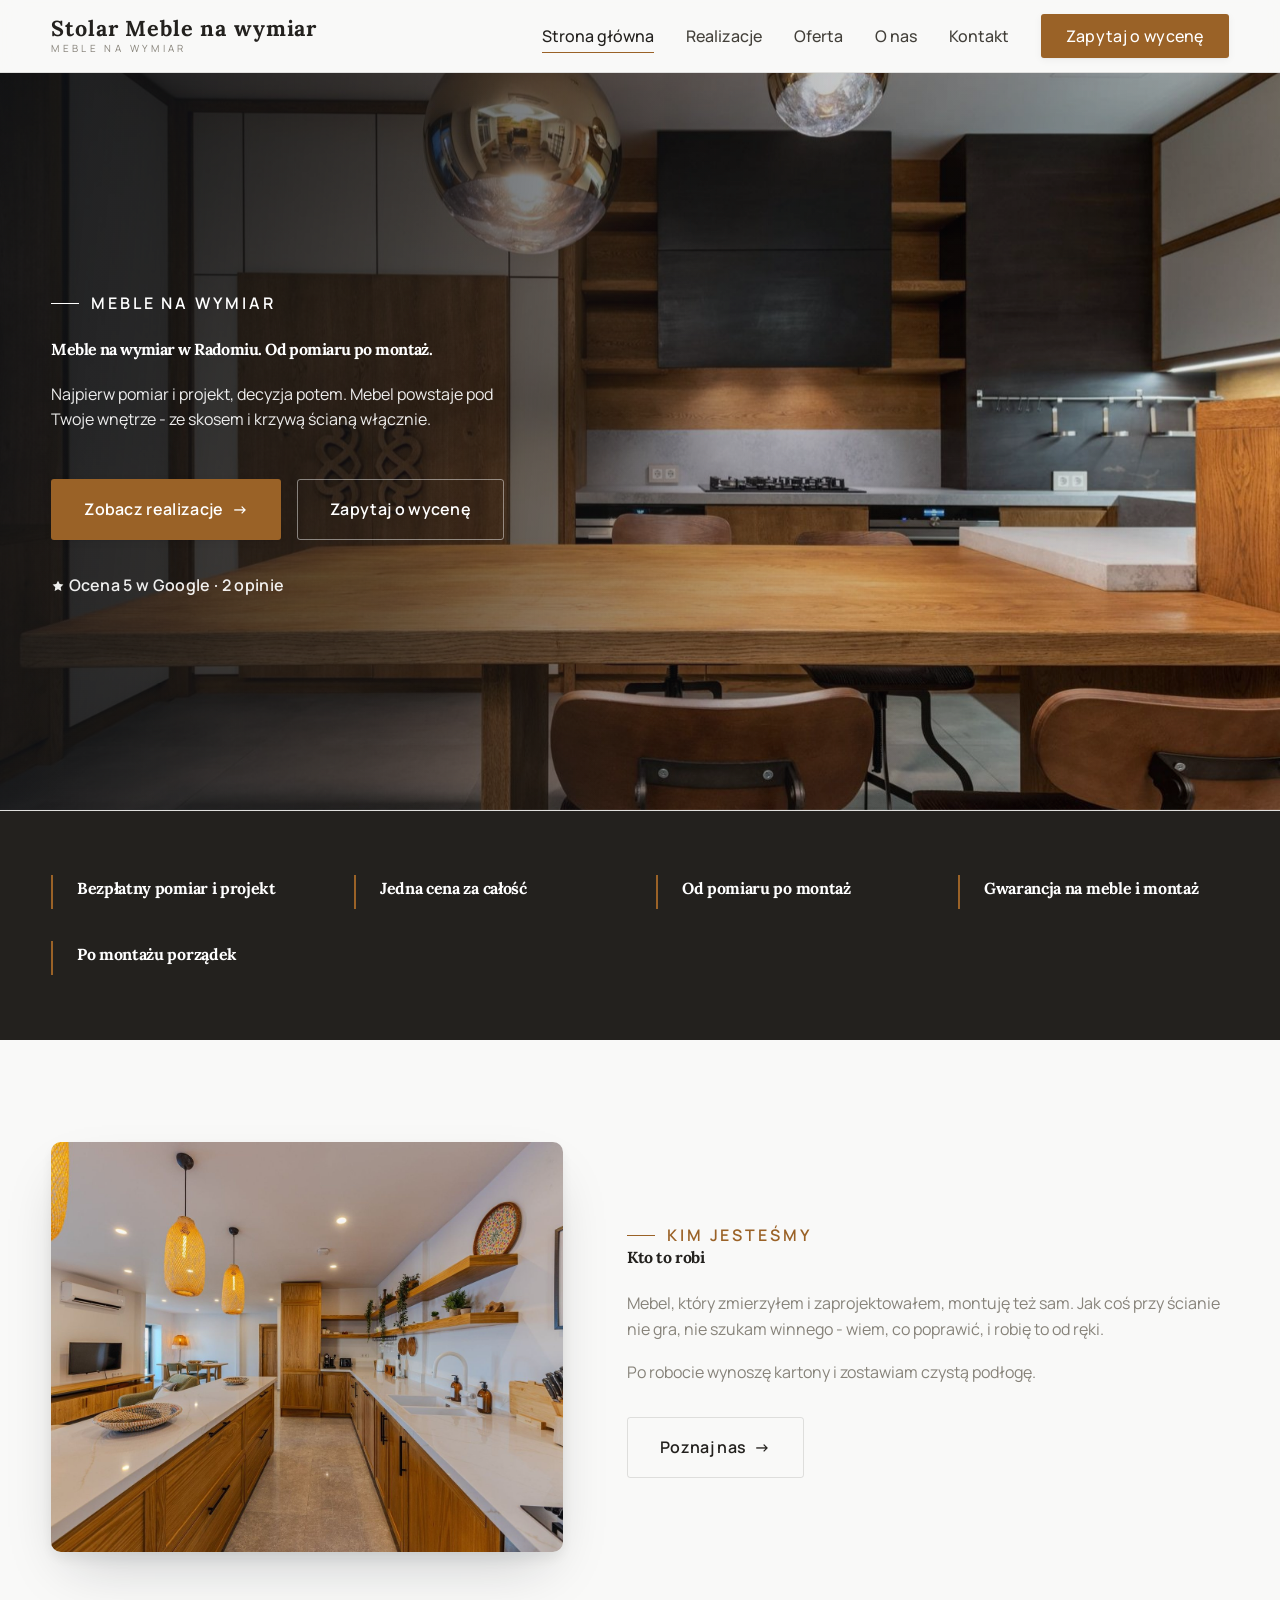
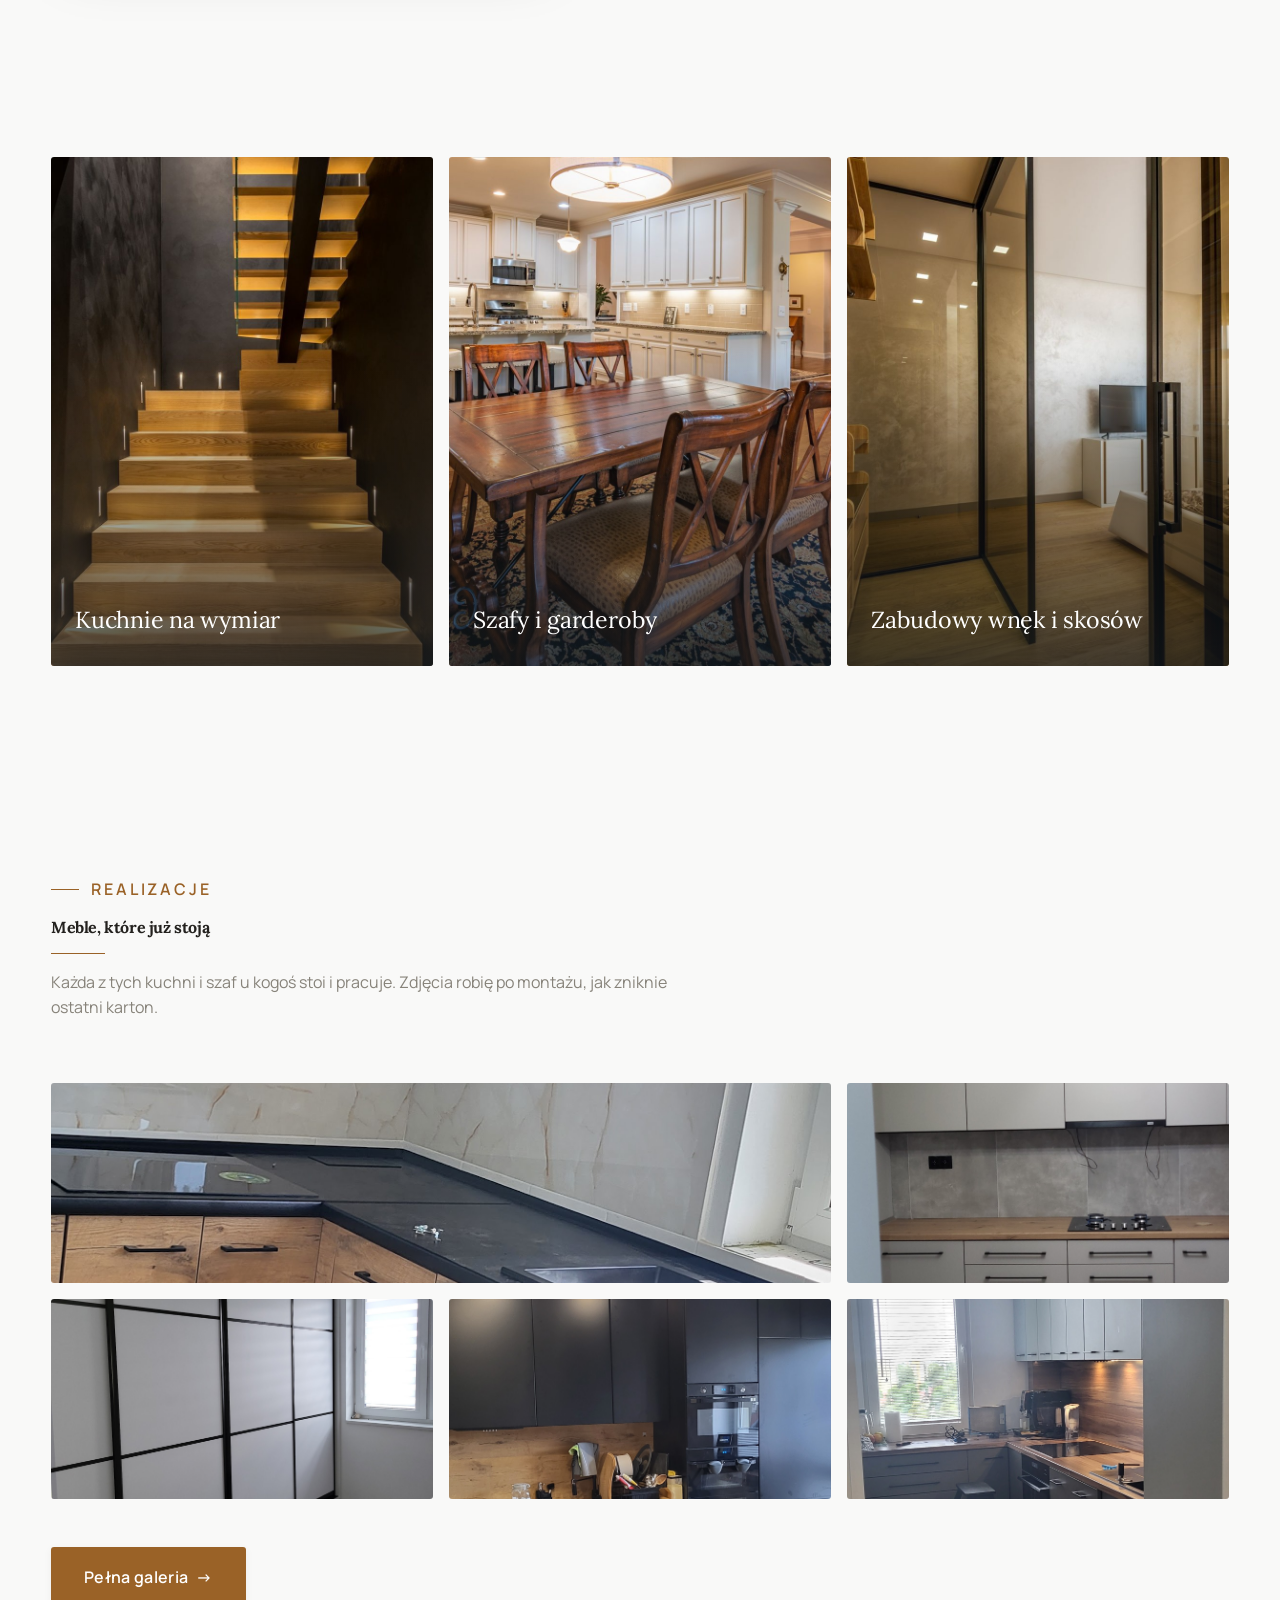
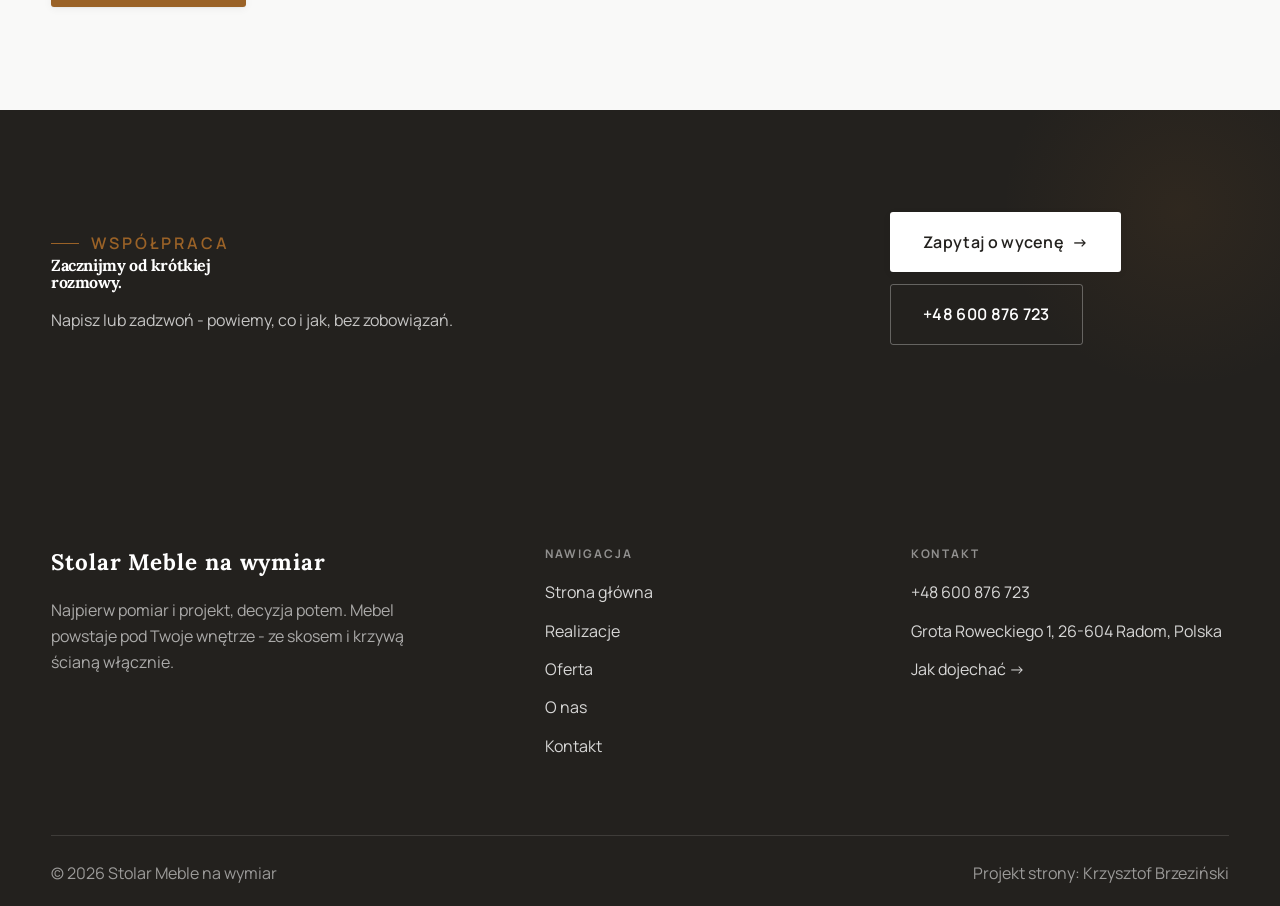
<file: index.html>
<!DOCTYPE html>
<html lang="pl">
<head>
<meta charset="UTF-8">
<meta name="viewport" content="width=device-width, initial-scale=1.0">
<title>Meble na wymiar Radom - kuchnie i szafy | Stolar Meble na wymiar</title>
<meta name="description" content="Meble na wymiar w Radomiu: kuchnie, szafy i zabudowy pod Twoje wnętrze. Bezpłatny pomiar i projekt, jedna cena, montaż z gwarancją. Zadzwoń: +48 600 876 723.">
<link rel="preconnect" href="https://fonts.googleapis.com">
<link rel="preconnect" href="https://fonts.gstatic.com" crossorigin>
<link href="https://fonts.googleapis.com/css2?family=Lora:wght@500;600;700&family=Manrope:wght@400;500;600&display=swap" rel="stylesheet">
<link rel="stylesheet" href="assets/styles.css">
<meta name="nb-deploy" content="6ea1e312ae75">
</head>
<body>

<header class="nav">
  <div class="wrap nav-inner">
    <a class="brand" href="index.html"><span class="name">Stolar Meble na wymiar</span><span class="sub">Meble na wymiar</span></a>
    <nav class="nav-links">
      <a href="index.html" class="active">Strona główna</a>
      <a href="realizacje.html">Realizacje</a>
      <a href="oferta.html">Oferta</a>
      <a href="o-nas.html">O nas</a>
      <a href="kontakt.html">Kontakt</a>
      <a href="kontakt.html" class="btn btn-accent">Zapytaj o wycenę</a>
    </nav>
    <button class="nav-toggle" aria-label="Menu"><span></span><span></span><span></span></button>
  </div>
</header>

<section class="hero-cine">
  <img src="img/g7.jpg" alt="Stolar Meble na wymiar - Meble na wymiar w Radomiu. Od pomiaru po montaż. ">
  <div class="wrap">
    <div class="hero-copy">
      <span class="eyebrow">Meble na wymiar</span>
      <h1>Meble na wymiar w Radomiu. Od pomiaru po montaż. </h1>
      <p class="lead">Najpierw pomiar i projekt, decyzja potem. Mebel powstaje pod Twoje wnętrze - ze skosem i krzywą ścianą włącznie.</p>
      <div class="hero-actions">
        <a href="realizacje.html" class="btn btn-accent">Zobacz realizacje <span class="arr">→</span></a>
        <a href="kontakt.html" class="btn btn-ghost" style="color:#fff;border-color:rgba(255,255,255,.45)">Zapytaj o wycenę</a>
      </div>
      <div style="margin-top:var(--space-6);color:#fff;font-weight:600;letter-spacing:.02em;opacity:.92"><svg class="ico-star" width="14" height="14" viewBox="0 0 24 24" style="vertical-align:-2px" aria-hidden="true"><path d="M12 2.8l2.85 5.8 6.4.93-4.63 4.5 1.1 6.37L12 17.4l-5.72 3 1.1-6.37-4.63-4.5 6.4-.93L12 2.8Z" fill="currentColor"/></svg> Ocena 5 w Google · 2 opinie</div>
    </div>
  </div>
</section>
<section class="strip" style="padding-block:0">
  <div class="wrap">
    <div class="item reveal"><div class="k">Bezpłatny pomiar i projekt</div><div class="v"></div></div>
    <div class="item reveal"><div class="k">Jedna cena za całość</div><div class="v"></div></div>
    <div class="item reveal"><div class="k">Od pomiaru po montaż</div><div class="v"></div></div>
    <div class="item reveal"><div class="k">Gwarancja na meble i montaż</div><div class="v"></div></div>
    <div class="item reveal"><div class="k">Po montażu porządek</div><div class="v"></div></div>
  </div>
</section>
<section>
  <div class="wrap split">
    <div class="split-art reveal"><img src="img/g8.jpg" alt="Stolar Meble na wymiar - realizacja" loading="lazy"></div>
    <div class="split-copy reveal">
      <span class="eyebrow">Kim jesteśmy</span>
      <h2>Kto to robi</h2>
      <p class="muted">Mebel, który zmierzyłem i zaprojektowałem, montuję też sam. Jak coś przy ścianie nie gra, nie szukam winnego - wiem, co poprawić, i robię to od ręki.</p>
      <p class="muted">Po robocie wynoszę kartony i zostawiam czystą podłogę.</p>
      <a href="o-nas.html" class="btn btn-ghost">Poznaj nas <span class="arr">→</span></a>
    </div>
  </div>
</section>
<section class="gateways-band">
  <div class="wrap">
    <div class="gateways">
      <a href="oferta.html" class="gateway reveal"><img src="img/g9.jpg" alt="Kuchnie na wymiar" loading="lazy"><span class="g-ttl">Kuchnie na wymiar</span></a>
      <a href="oferta.html" class="gateway reveal"><img src="img/g10.jpg" alt="Szafy i garderoby" loading="lazy"><span class="g-ttl">Szafy i garderoby</span></a>
      <a href="oferta.html" class="gateway reveal"><img src="img/g11.jpg" alt="Zabudowy wnęk i skosów" loading="lazy"><span class="g-ttl">Zabudowy wnęk i skosów</span></a>
    </div>
  </div>
</section>
<section>
  <div class="wrap">
    <div class="head reveal">
      <span class="eyebrow">Realizacje</span>
      <h2>Meble, które już stoją</h2>
      <p>Każda z tych kuchni i szaf u kogoś stoi i pracuje. Zdjęcia robię po montażu, jak zniknie ostatni karton.</p>
    </div>
    <div class="gallery">
      <div class="tile t-two3 reveal"><img src="img/g1.jpg" alt="Kuchnia na wymiar" loading="lazy"><div class="cap">Kuchnia na wymiar</div></div>
      <div class="tile t-third reveal"><img src="img/g2.jpg" alt="Szafa wnękowa" loading="lazy"><div class="cap">Szafa wnękowa</div></div>
      <div class="tile t-third reveal"><img src="img/g3.jpg" alt="Garderoba" loading="lazy"><div class="cap">Garderoba</div></div>
      <div class="tile t-third reveal"><img src="img/g4.jpg" alt="Zabudowa pod skosem" loading="lazy"><div class="cap">Zabudowa pod skosem</div></div>
      <div class="tile t-third reveal"><img src="img/g5.jpg" alt="Blat z litego drewna" loading="lazy"><div class="cap">Blat z litego drewna</div></div>
    </div>
    <div style="margin-top:var(--space-7)" class="reveal"><a href="realizacje.html" class="btn btn-accent">Pełna galeria <span class="arr">→</span></a></div>
  </div>
</section>
<section class="cta">
  <div class="wrap">
    <div class="reveal">
      <span class="eyebrow">Współpraca</span>
      <h2>Zacznijmy od krótkiej rozmowy.</h2>
      <p>Napisz lub zadzwoń - powiemy, co i jak, bez zobowiązań.</p>
    </div>
    <div class="cta-actions reveal">
      <a href="kontakt.html" class="btn btn-light">Zapytaj o wycenę <span class="arr">→</span></a>
      <a href="tel:+48600876723" class="btn btn-ghost" style="color:#fff;border-color:rgba(255,255,255,.3)">+48 600 876 723</a>
    </div>
  </div>
</section>

<footer>
  <div class="wrap">
    <div class="foot-grid">
      <div class="foot-brand">
        <div class="name">Stolar Meble na wymiar</div>
        <p>Najpierw pomiar i projekt, decyzja potem. Mebel powstaje pod Twoje wnętrze - ze skosem i krzywą ścianą włącznie.</p>
      </div>
      <div class="foot-col">
        <h4>Nawigacja</h4>
        <a href="index.html">Strona główna</a>
        <a href="realizacje.html">Realizacje</a>
        <a href="oferta.html">Oferta</a>
        <a href="o-nas.html">O nas</a>
        <a href="kontakt.html">Kontakt</a>
      </div>
      <div class="foot-col">
        <h4>Kontakt</h4>
        <a href="tel:+48600876723">+48 600 876 723</a>
        <p>Grota Roweckiego 1, 26-604 Radom, Polska</p>
        <a href="https://maps.google.com/?cid=2272865386281722440&g_mp=CiVnb29nbGUubWFwcy5wbGFjZXMudjEuUGxhY2VzLkdldFBsYWNlEAIYBCAA" target="_blank" rel="noopener">Jak dojechać →</a>
      </div>
    </div>
    <div class="foot-bot">
      <span>© 2026 Stolar Meble na wymiar</span>
      <span>Projekt strony: Krzysztof Brzeziński</span>
    </div>
  </div>
</footer>


<script src="assets/main.js"></script>
</body>
</html>
</file>
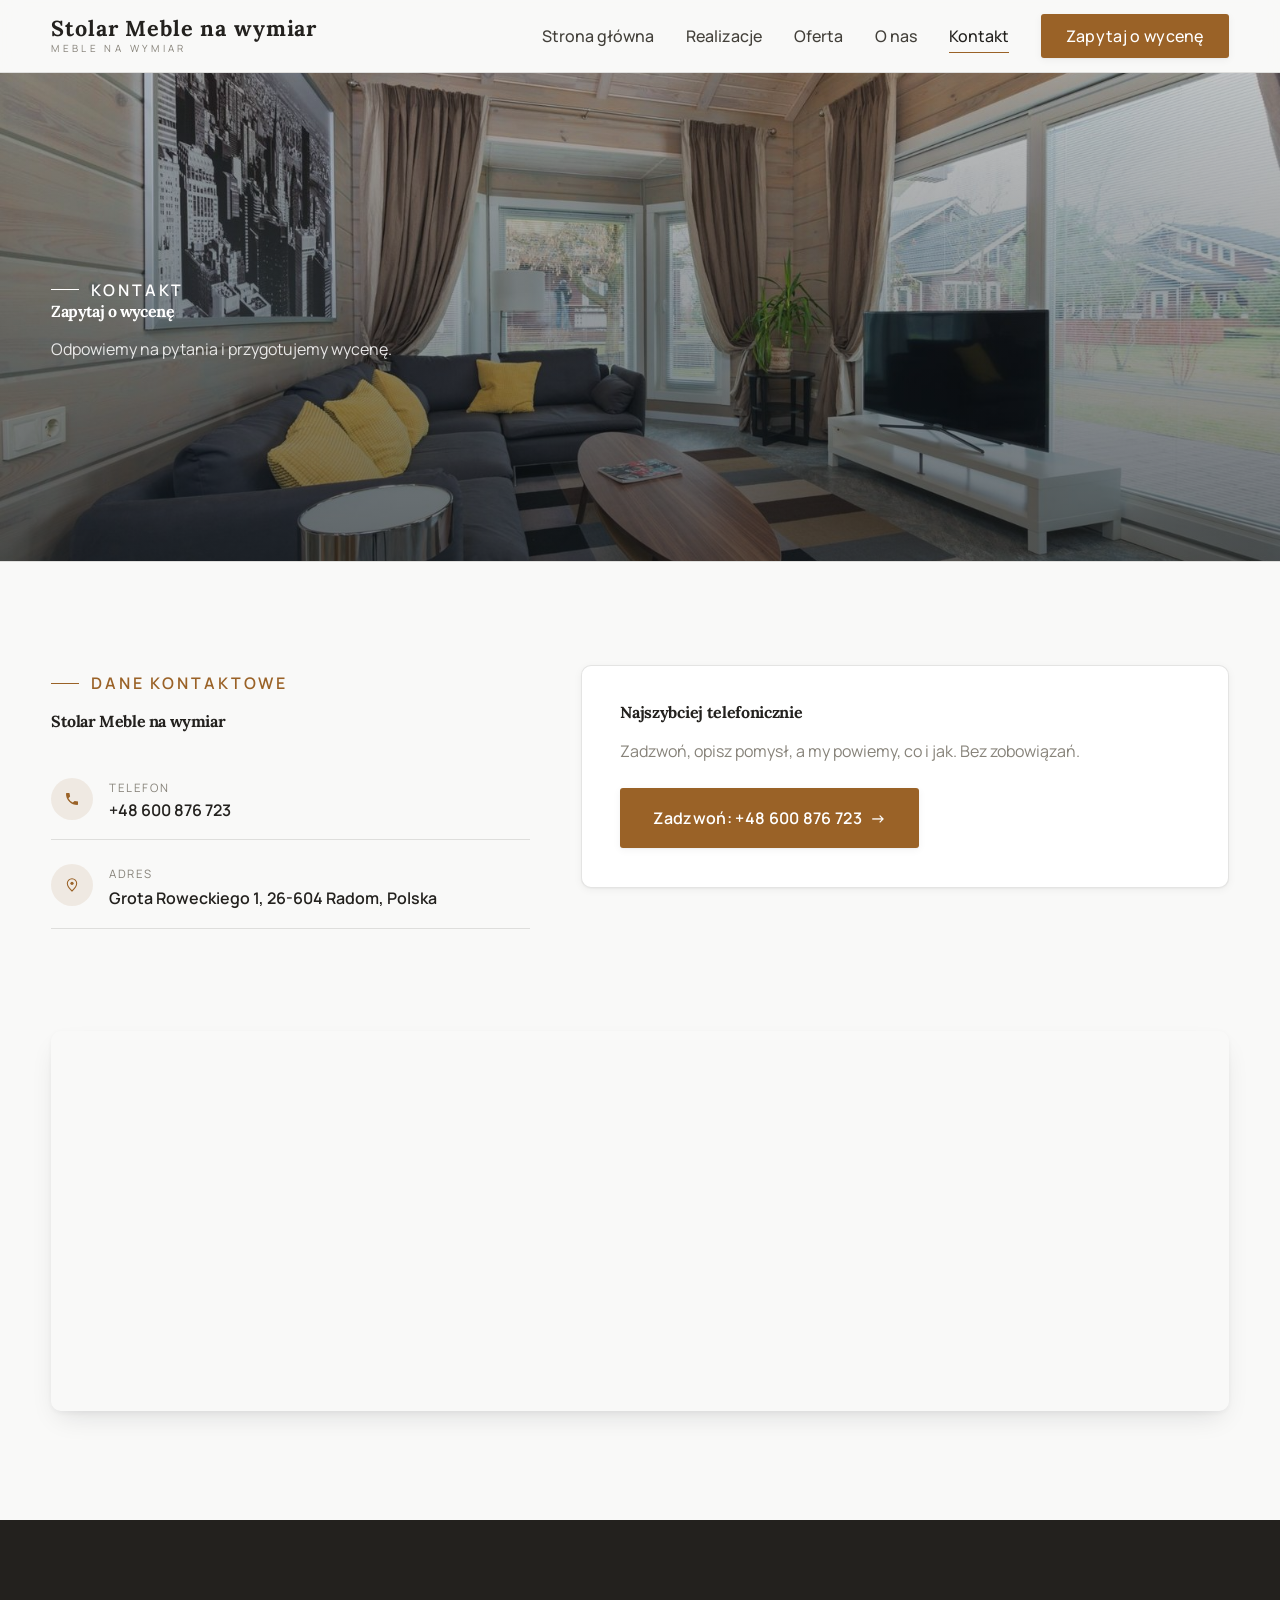
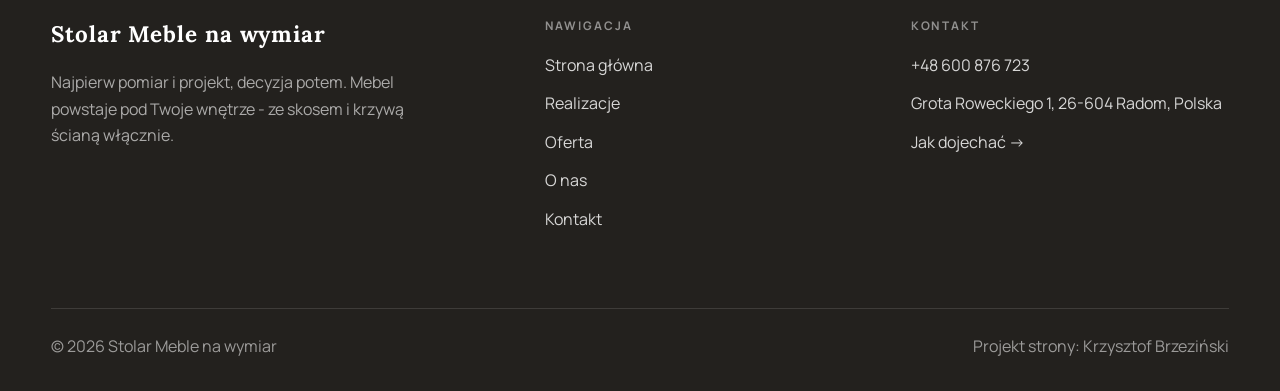
<file: kontakt.html>
<!DOCTYPE html>
<html lang="pl">
<head>
<meta charset="UTF-8">
<meta name="viewport" content="width=device-width, initial-scale=1.0">
<title>Kontakt - Stolar Meble na wymiar</title>
<meta name="description" content="Kontakt Stolar Meble na wymiar - Grota Roweckiego 1, 26-604 Radom, Polska">
<link rel="preconnect" href="https://fonts.googleapis.com">
<link rel="preconnect" href="https://fonts.gstatic.com" crossorigin>
<link href="https://fonts.googleapis.com/css2?family=Lora:wght@500;600;700&family=Manrope:wght@400;500;600&display=swap" rel="stylesheet">
<link rel="stylesheet" href="assets/styles.css">
</head>
<body>

<header class="nav">
  <div class="wrap nav-inner">
    <a class="brand" href="index.html"><span class="name">Stolar Meble na wymiar</span><span class="sub">Meble na wymiar</span></a>
    <nav class="nav-links">
      <a href="index.html">Strona główna</a>
      <a href="realizacje.html">Realizacje</a>
      <a href="oferta.html">Oferta</a>
      <a href="o-nas.html">O nas</a>
      <a href="kontakt.html" class="active">Kontakt</a>
      <a href="kontakt.html" class="btn btn-accent">Zapytaj o wycenę</a>
    </nav>
    <button class="nav-toggle" aria-label="Menu"><span></span><span></span><span></span></button>
  </div>
</header>

<section class="pagehead">
  <img src="img/g13.jpg" alt="Stolar Meble na wymiar - Zapytaj o wycenę">
  <div class="wrap">
    <span class="eyebrow">Kontakt</span>
    <h1>Zapytaj o wycenę</h1>
    <p>Odpowiemy na pytania i przygotujemy wycenę.</p>
  </div>
</section>
<section>
  <div class="wrap contact-grid">
    <div class="reveal">
      <span class="eyebrow">Dane kontaktowe</span>
      <h2 style="margin:var(--space-4) 0 var(--space-6)">Stolar Meble na wymiar</h2>
      <div class="info-list">
        <div class="info-row"><div class="ic"><svg class="ico-tel" width="16" height="16" viewBox="0 0 24 24" fill="none" aria-hidden="true"><path d="M6.6 10.8a15.5 15.5 0 0 0 6.6 6.6l2.2-2.2a1 1 0 0 1 1-.24 11.4 11.4 0 0 0 3.6.58 1 1 0 0 1 1 1V20a1 1 0 0 1-1 1A17 17 0 0 1 3 4a1 1 0 0 1 1-1h3.5a1 1 0 0 1 1 1c0 1.25.2 2.46.58 3.6a1 1 0 0 1-.25 1l-2.23 2.2Z" fill="currentColor"/></svg></div><div><div class="lbl">Telefon</div><a class="val" href="tel:+48600876723">+48 600 876 723</a></div></div>
        <div class="info-row"><div class="ic"><svg class="ico-pin" width="16" height="16" viewBox="0 0 24 24" fill="none" aria-hidden="true"><path d="M12 21s7-6.1 7-11.5A7 7 0 0 0 5 9.5C5 14.9 12 21 12 21Z" stroke="currentColor" stroke-width="1.6" fill="none"/><circle cx="12" cy="9.5" r="2.4" fill="currentColor"/></svg></div><div><div class="lbl">Adres</div><div class="val">Grota Roweckiego 1, 26-604 Radom, Polska</div></div></div>
      </div>
    </div>
    <div class="reveal">
      <div class="form">
        <h3 style="margin-bottom:var(--space-4)">Najszybciej telefonicznie</h3>
        <p class="muted" style="margin-bottom:var(--space-5)">Zadzwoń, opisz pomysł, a my powiemy, co i jak. Bez zobowiązań.</p>
        <a href="tel:+48600876723" class="btn btn-accent" style="justify-content:center">Zadzwoń: +48 600 876 723 <span class="arr">→</span></a>
      </div>
    </div>
  </div>
</section>
<section style="padding-top:0">
  <div class="wrap reveal">
    <iframe class="map" title="Stolar Meble na wymiar - Radom" src="https://maps.google.com/maps?q=Stolar%20Meble%20na%20wymiar%20Radom&z=15&output=embed" loading="lazy" referrerpolicy="no-referrer-when-downgrade"></iframe>
  </div>
</section>

<footer>
  <div class="wrap">
    <div class="foot-grid">
      <div class="foot-brand">
        <div class="name">Stolar Meble na wymiar</div>
        <p>Najpierw pomiar i projekt, decyzja potem. Mebel powstaje pod Twoje wnętrze - ze skosem i krzywą ścianą włącznie.</p>
      </div>
      <div class="foot-col">
        <h4>Nawigacja</h4>
        <a href="index.html">Strona główna</a>
        <a href="realizacje.html">Realizacje</a>
        <a href="oferta.html">Oferta</a>
        <a href="o-nas.html">O nas</a>
        <a href="kontakt.html">Kontakt</a>
      </div>
      <div class="foot-col">
        <h4>Kontakt</h4>
        <a href="tel:+48600876723">+48 600 876 723</a>
        <p>Grota Roweckiego 1, 26-604 Radom, Polska</p>
        <a href="https://maps.google.com/?cid=2272865386281722440&g_mp=CiVnb29nbGUubWFwcy5wbGFjZXMudjEuUGxhY2VzLkdldFBsYWNlEAIYBCAA" target="_blank" rel="noopener">Jak dojechać →</a>
      </div>
    </div>
    <div class="foot-bot">
      <span>© 2026 Stolar Meble na wymiar</span>
      <span>Projekt strony: Krzysztof Brzeziński</span>
    </div>
  </div>
</footer>


<script src="assets/main.js"></script>
</body>
</html>
</file>
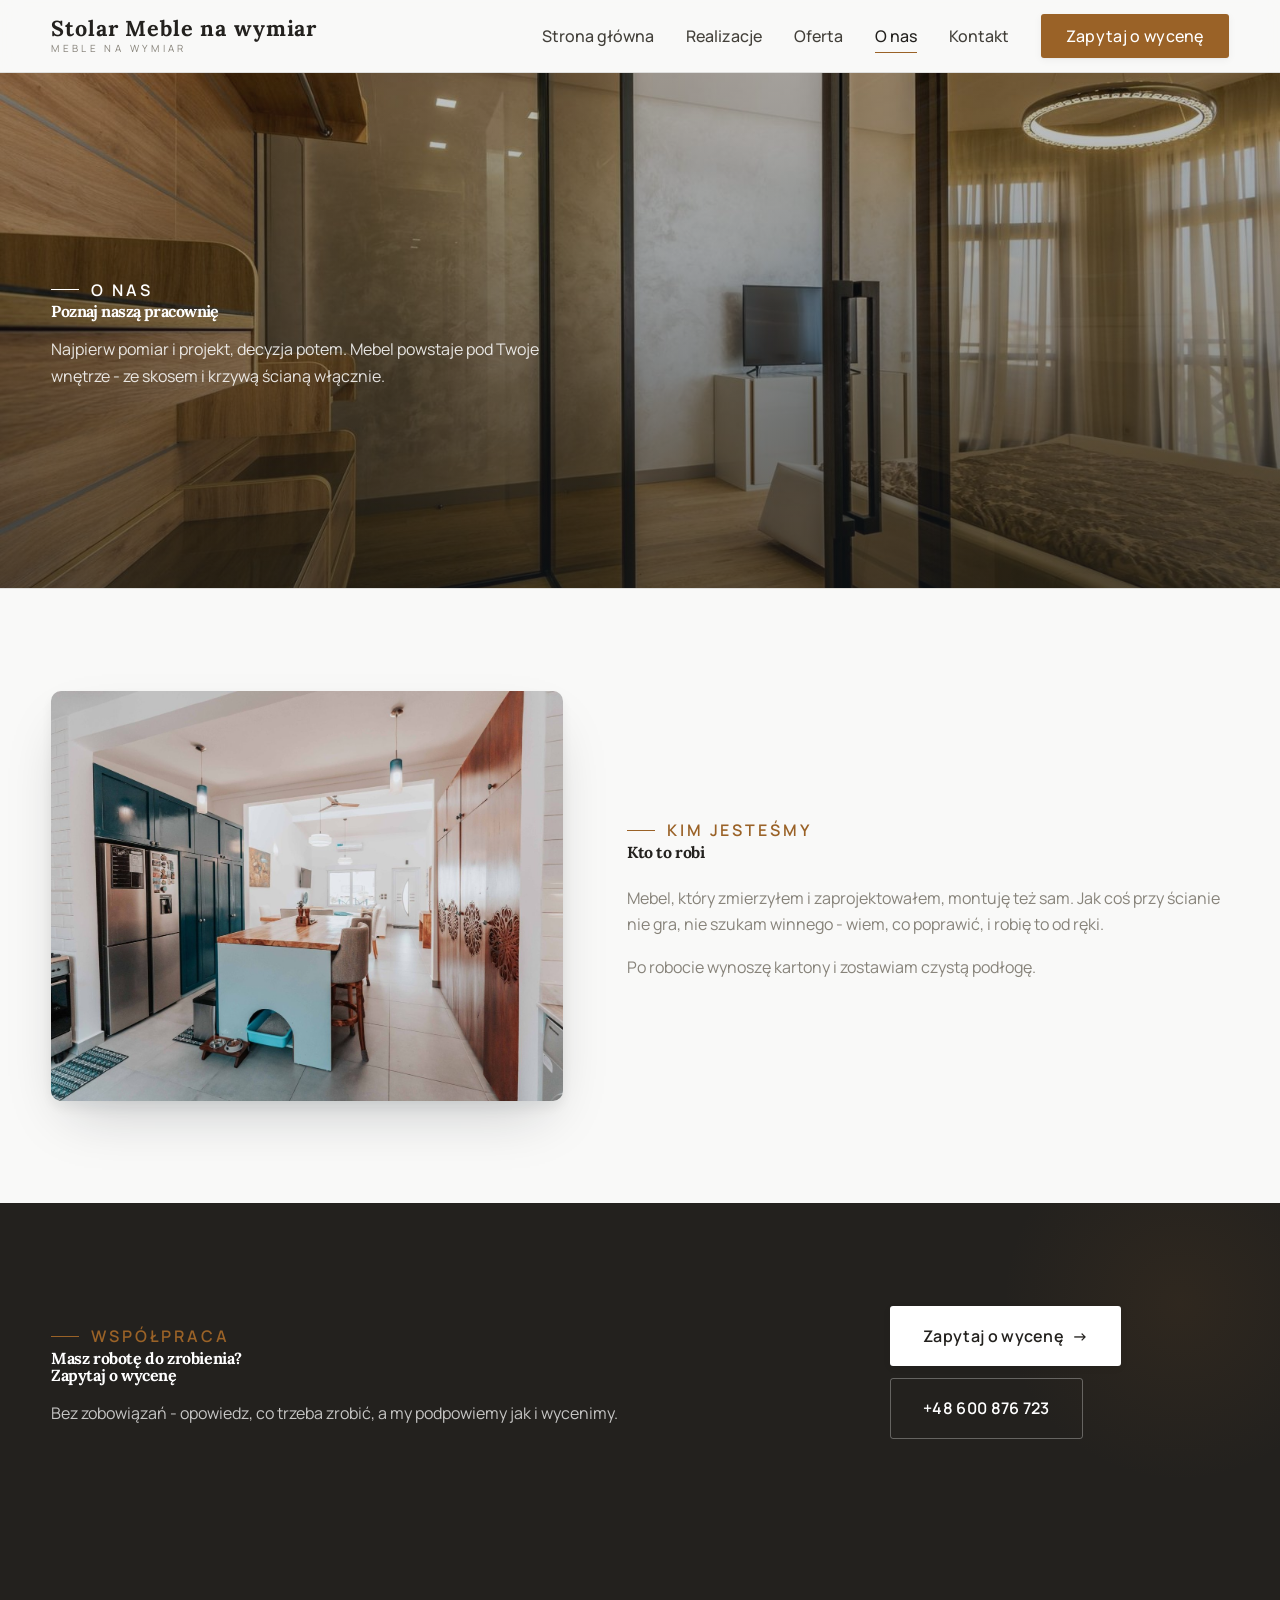
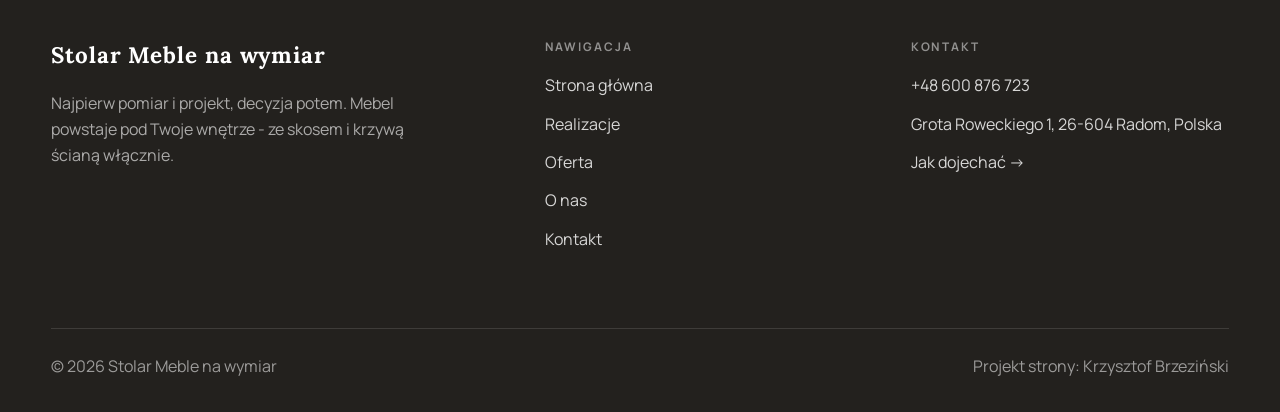
<file: o-nas.html>
<!DOCTYPE html>
<html lang="pl">
<head>
<meta charset="UTF-8">
<meta name="viewport" content="width=device-width, initial-scale=1.0">
<title>O nas - Stolar Meble na wymiar</title>
<meta name="description" content="Meble na wymiar w Radomiu: kuchnie, szafy i zabudowy pod Twoje wnętrze. Bezpłatny pomiar i projekt, jedna cena, montaż z gwarancją. Zadzwoń: +48 600 876 723.">
<link rel="preconnect" href="https://fonts.googleapis.com">
<link rel="preconnect" href="https://fonts.gstatic.com" crossorigin>
<link href="https://fonts.googleapis.com/css2?family=Lora:wght@500;600;700&family=Manrope:wght@400;500;600&display=swap" rel="stylesheet">
<link rel="stylesheet" href="assets/styles.css">
</head>
<body>

<header class="nav">
  <div class="wrap nav-inner">
    <a class="brand" href="index.html"><span class="name">Stolar Meble na wymiar</span><span class="sub">Meble na wymiar</span></a>
    <nav class="nav-links">
      <a href="index.html">Strona główna</a>
      <a href="realizacje.html">Realizacje</a>
      <a href="oferta.html">Oferta</a>
      <a href="o-nas.html" class="active">O nas</a>
      <a href="kontakt.html">Kontakt</a>
      <a href="kontakt.html" class="btn btn-accent">Zapytaj o wycenę</a>
    </nav>
    <button class="nav-toggle" aria-label="Menu"><span></span><span></span><span></span></button>
  </div>
</header>

<section class="pagehead">
  <img src="img/g11.jpg" alt="Stolar Meble na wymiar - Poznaj naszą pracownię">
  <div class="wrap">
    <span class="eyebrow">O nas</span>
    <h1>Poznaj naszą pracownię</h1>
    <p>Najpierw pomiar i projekt, decyzja potem. Mebel powstaje pod Twoje wnętrze - ze skosem i krzywą ścianą włącznie.</p>
  </div>
</section>
<section>
  <div class="wrap split">
    <div class="split-art reveal"><img src="img/g12.jpg" alt="Stolar Meble na wymiar" loading="lazy"></div>
    <div class="split-copy reveal">
      <span class="eyebrow">Kim jesteśmy</span>
      <h2>Kto to robi</h2>
      <p class="muted">Mebel, który zmierzyłem i zaprojektowałem, montuję też sam. Jak coś przy ścianie nie gra, nie szukam winnego - wiem, co poprawić, i robię to od ręki.</p>
      <p class="muted">Po robocie wynoszę kartony i zostawiam czystą podłogę.</p>
    </div>
  </div>
</section>


<section class="cta">
  <div class="wrap">
    <div class="reveal">
      <span class="eyebrow">Współpraca</span>
      <h2>Masz robotę do zrobienia? Zapytaj o wycenę</h2>
      <p>Bez zobowiązań - opowiedz, co trzeba zrobić, a my podpowiemy jak i wycenimy.</p>
    </div>
    <div class="cta-actions reveal">
      <a href="kontakt.html" class="btn btn-light">Zapytaj o wycenę <span class="arr">→</span></a>
      <a href="tel:+48600876723" class="btn btn-ghost" style="color:#fff;border-color:rgba(255,255,255,.3)">+48 600 876 723</a>
    </div>
  </div>
</section>

<footer>
  <div class="wrap">
    <div class="foot-grid">
      <div class="foot-brand">
        <div class="name">Stolar Meble na wymiar</div>
        <p>Najpierw pomiar i projekt, decyzja potem. Mebel powstaje pod Twoje wnętrze - ze skosem i krzywą ścianą włącznie.</p>
      </div>
      <div class="foot-col">
        <h4>Nawigacja</h4>
        <a href="index.html">Strona główna</a>
        <a href="realizacje.html">Realizacje</a>
        <a href="oferta.html">Oferta</a>
        <a href="o-nas.html">O nas</a>
        <a href="kontakt.html">Kontakt</a>
      </div>
      <div class="foot-col">
        <h4>Kontakt</h4>
        <a href="tel:+48600876723">+48 600 876 723</a>
        <p>Grota Roweckiego 1, 26-604 Radom, Polska</p>
        <a href="https://maps.google.com/?cid=2272865386281722440&g_mp=CiVnb29nbGUubWFwcy5wbGFjZXMudjEuUGxhY2VzLkdldFBsYWNlEAIYBCAA" target="_blank" rel="noopener">Jak dojechać →</a>
      </div>
    </div>
    <div class="foot-bot">
      <span>© 2026 Stolar Meble na wymiar</span>
      <span>Projekt strony: Krzysztof Brzeziński</span>
    </div>
  </div>
</footer>


<script src="assets/main.js"></script>
</body>
</html>
</file>
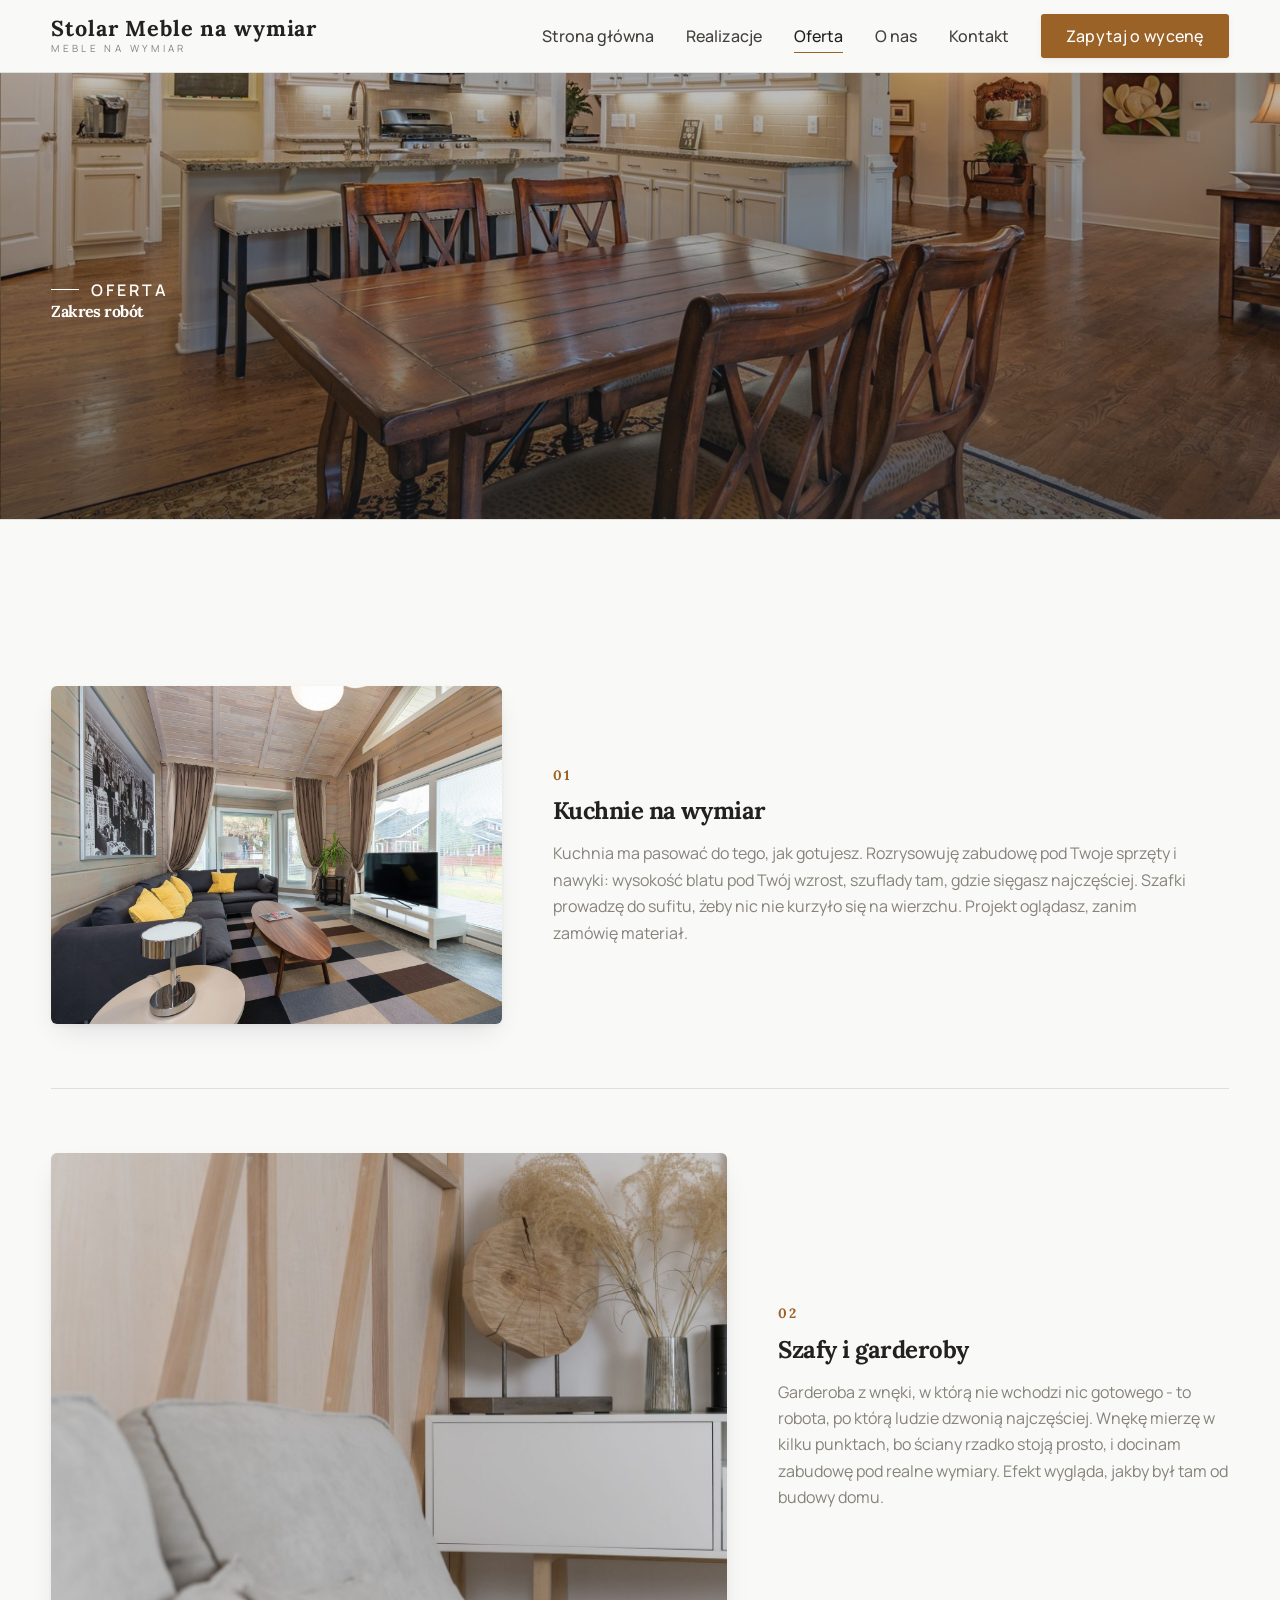
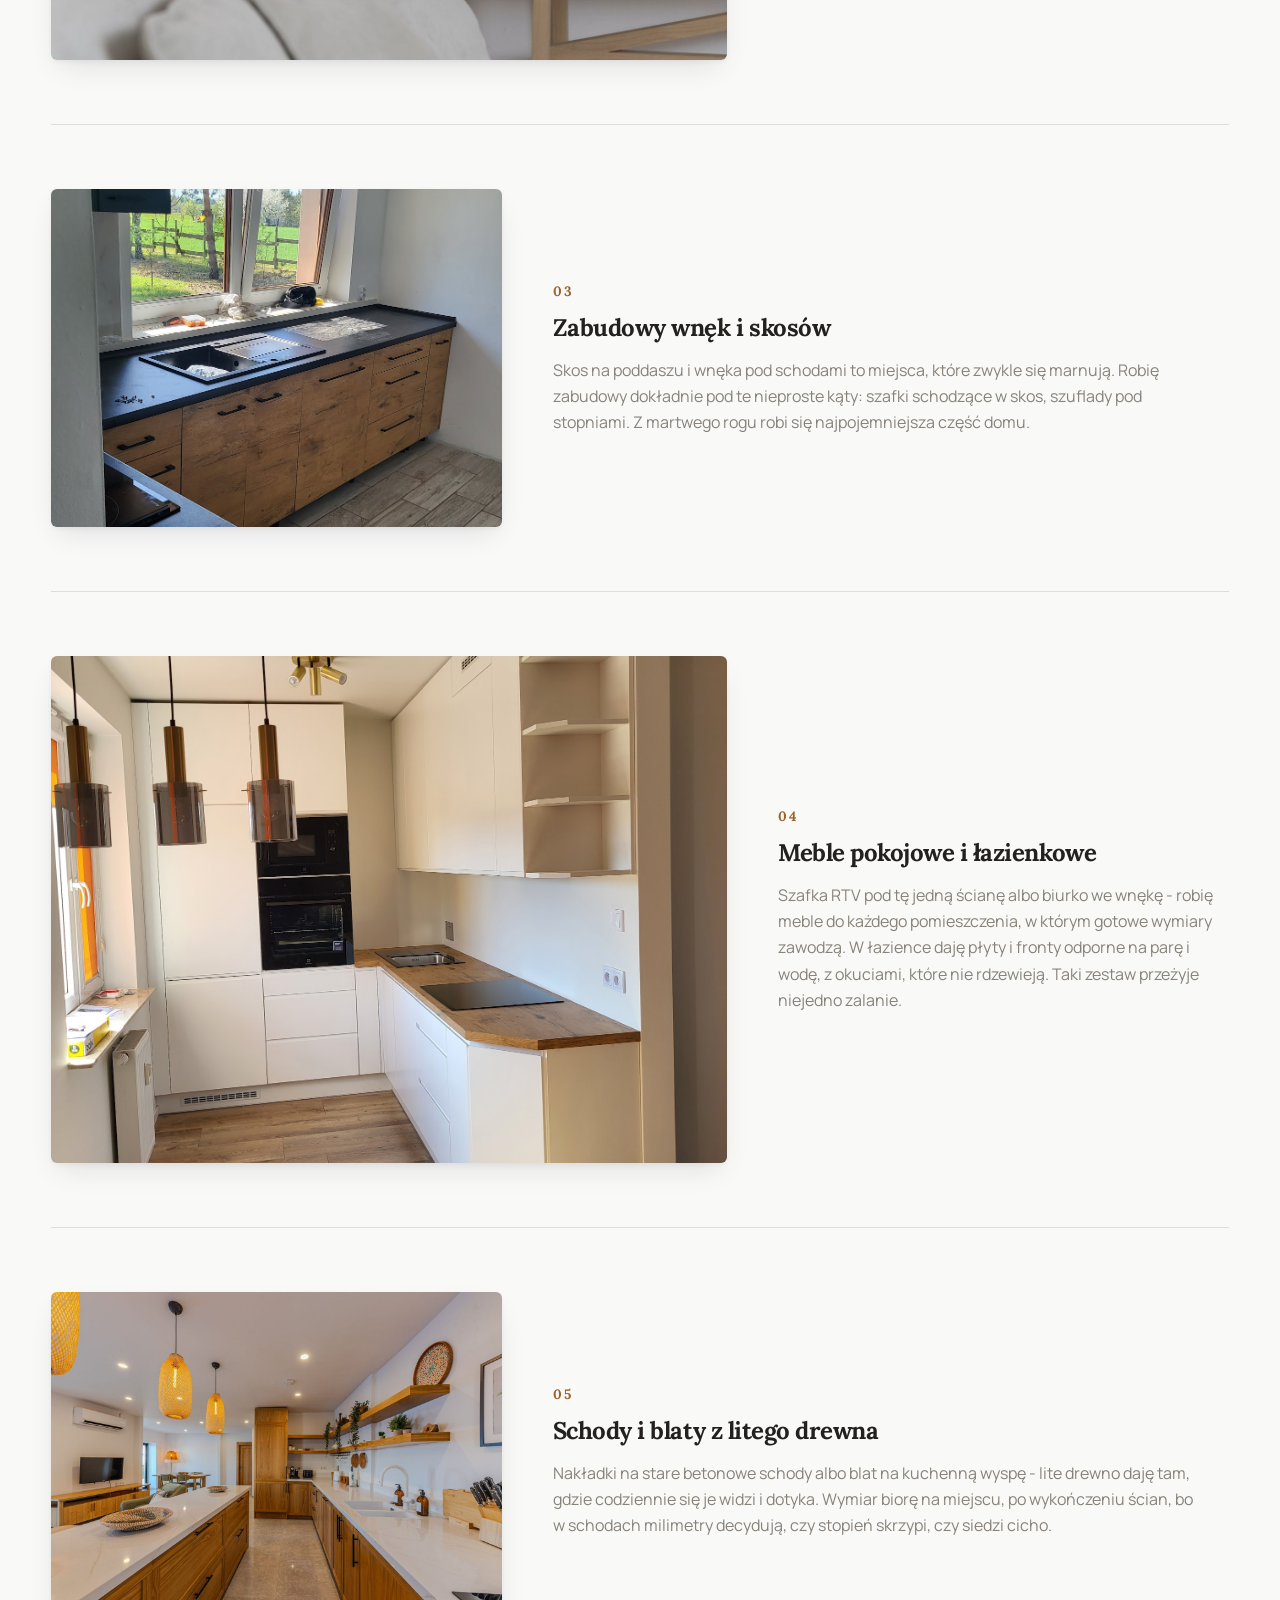
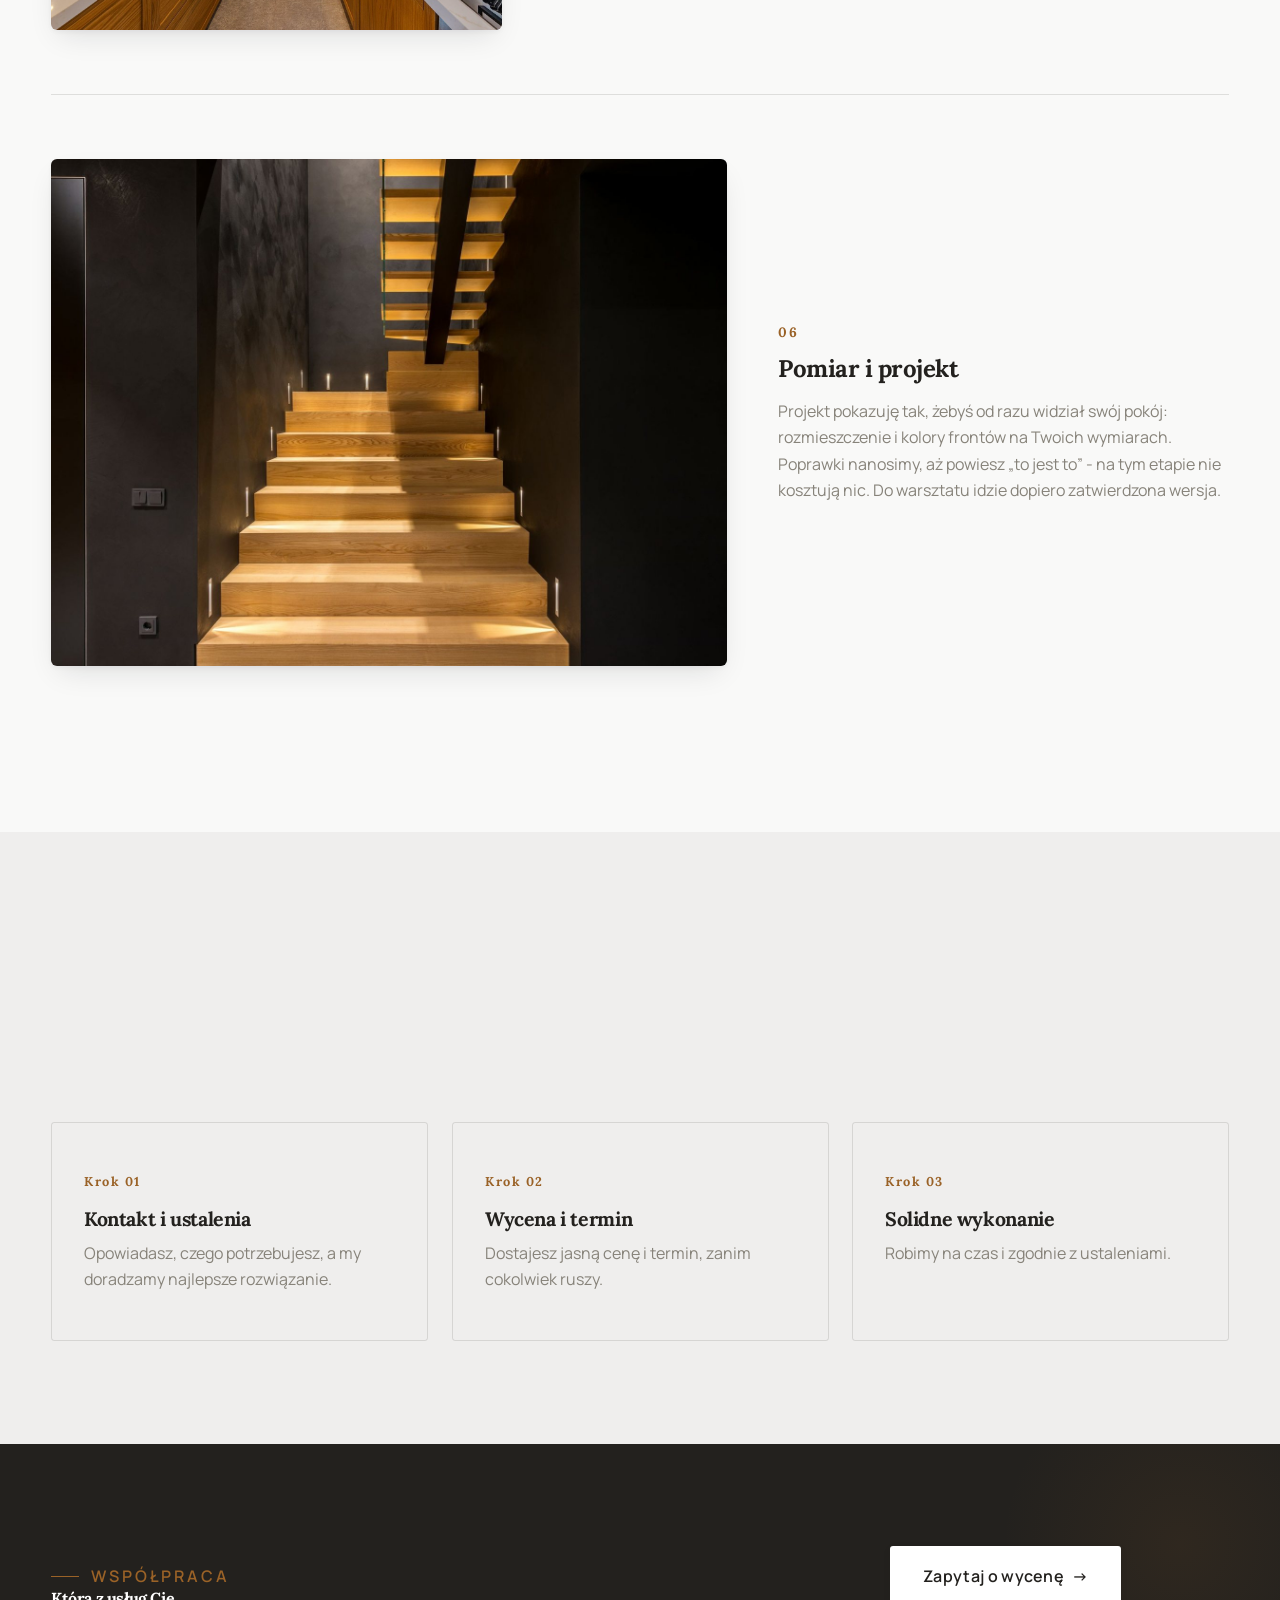
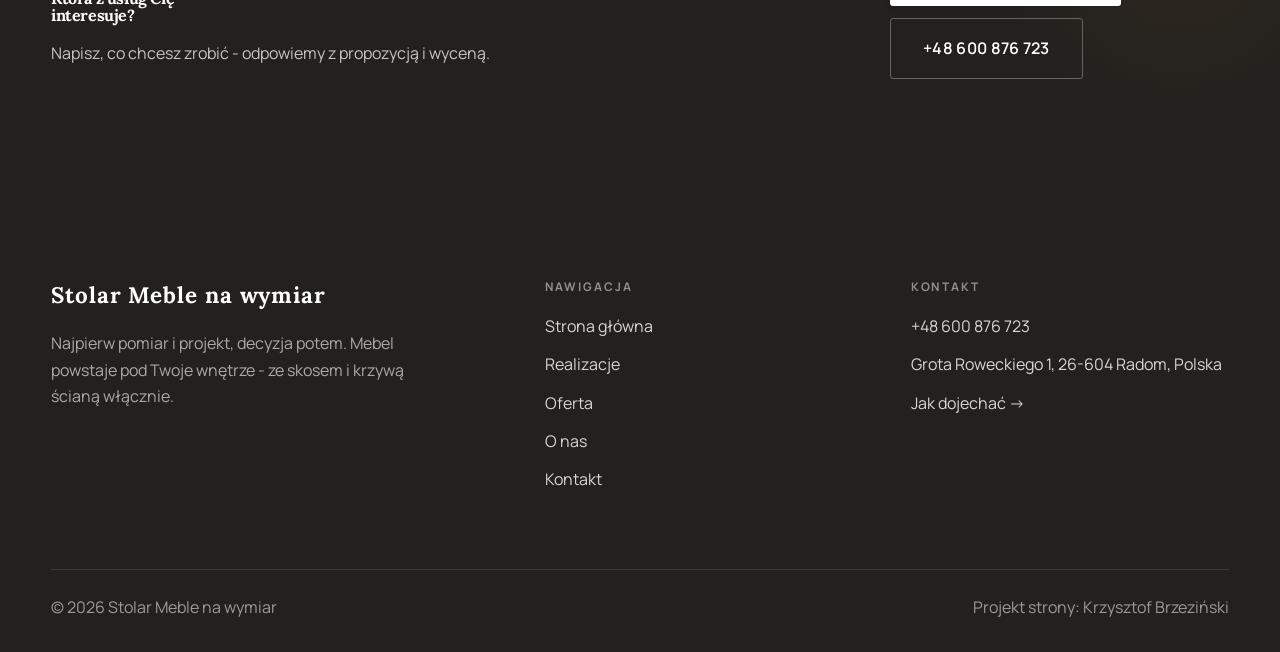
<file: oferta.html>
<!DOCTYPE html>
<html lang="pl">
<head>
<meta charset="UTF-8">
<meta name="viewport" content="width=device-width, initial-scale=1.0">
<title>Oferta - Stolar Meble na wymiar</title>
<meta name="description" content="Meble na wymiar w Radomiu: kuchnie, szafy i zabudowy pod Twoje wnętrze. Bezpłatny pomiar i projekt, jedna cena, montaż z gwarancją. Zadzwoń: +48 600 876 723.">
<link rel="preconnect" href="https://fonts.googleapis.com">
<link rel="preconnect" href="https://fonts.gstatic.com" crossorigin>
<link href="https://fonts.googleapis.com/css2?family=Lora:wght@500;600;700&family=Manrope:wght@400;500;600&display=swap" rel="stylesheet">
<link rel="stylesheet" href="assets/styles.css">
</head>
<body>

<header class="nav">
  <div class="wrap nav-inner">
    <a class="brand" href="index.html"><span class="name">Stolar Meble na wymiar</span><span class="sub">Meble na wymiar</span></a>
    <nav class="nav-links">
      <a href="index.html">Strona główna</a>
      <a href="realizacje.html">Realizacje</a>
      <a href="oferta.html" class="active">Oferta</a>
      <a href="o-nas.html">O nas</a>
      <a href="kontakt.html">Kontakt</a>
      <a href="kontakt.html" class="btn btn-accent">Zapytaj o wycenę</a>
    </nav>
    <button class="nav-toggle" aria-label="Menu"><span></span><span></span><span></span></button>
  </div>
</header>

<section class="pagehead">
  <img src="img/g10.jpg" alt="Stolar Meble na wymiar - Zakres robót">
  <div class="wrap">
    <span class="eyebrow">Oferta</span>
    <h1>Zakres robót</h1>
  </div>
</section>
<section>
  <div class="wrap">
    <div class="svc-row reveal">
      <div class="svc-row-art"><img src="img/g13.jpg" alt="Kuchnie na wymiar" loading="lazy"></div>
      <div>
        <span class="num">01</span>
        <h3>Kuchnie na wymiar</h3>
        <p class="muted">Kuchnia ma pasować do tego, jak gotujesz. Rozrysowuję zabudowę pod Twoje sprzęty i nawyki: wysokość blatu pod Twój wzrost, szuflady tam, gdzie sięgasz najczęściej. Szafki prowadzę do sufitu, żeby nic nie kurzyło się na wierzchu. Projekt oglądasz, zanim zamówię materiał.</p>
      </div>
    </div>
    <div class="svc-row rev reveal">
      <div class="svc-row-art"><img src="img/g14.jpg" alt="Szafy i garderoby" loading="lazy"></div>
      <div>
        <span class="num">02</span>
        <h3>Szafy i garderoby</h3>
        <p class="muted">Garderoba z wnęki, w którą nie wchodzi nic gotowego - to robota, po którą ludzie dzwonią najczęściej. Wnękę mierzę w kilku punktach, bo ściany rzadko stoją prosto, i docinam zabudowę pod realne wymiary. Efekt wygląda, jakby był tam od budowy domu.</p>
      </div>
    </div>
    <div class="svc-row reveal">
      <div class="svc-row-art"><img src="img/g6.jpg" alt="Zabudowy wnęk i skosów" loading="lazy"></div>
      <div>
        <span class="num">03</span>
        <h3>Zabudowy wnęk i skosów</h3>
        <p class="muted">Skos na poddaszu i wnęka pod schodami to miejsca, które zwykle się marnują. Robię zabudowy dokładnie pod te nieproste kąty: szafki schodzące w skos, szuflady pod stopniami. Z martwego rogu robi się najpojemniejsza część domu.</p>
      </div>
    </div>
    <div class="svc-row rev reveal">
      <div class="svc-row-art"><img src="img/about.jpg" alt="Meble pokojowe i łazienkowe" loading="lazy"></div>
      <div>
        <span class="num">04</span>
        <h3>Meble pokojowe i łazienkowe</h3>
        <p class="muted">Szafka RTV pod tę jedną ścianę albo biurko we wnękę - robię meble do każdego pomieszczenia, w którym gotowe wymiary zawodzą. W łazience daję płyty i fronty odporne na parę i wodę, z okuciami, które nie rdzewieją. Taki zestaw przeżyje niejedno zalanie.</p>
      </div>
    </div>
    <div class="svc-row reveal">
      <div class="svc-row-art"><img src="img/g8.jpg" alt="Schody i blaty z litego drewna" loading="lazy"></div>
      <div>
        <span class="num">05</span>
        <h3>Schody i blaty z litego drewna</h3>
        <p class="muted">Nakładki na stare betonowe schody albo blat na kuchenną wyspę - lite drewno daję tam, gdzie codziennie się je widzi i dotyka. Wymiar biorę na miejscu, po wykończeniu ścian, bo w schodach milimetry decydują, czy stopień skrzypi, czy siedzi cicho.</p>
      </div>
    </div>
    <div class="svc-row rev reveal">
      <div class="svc-row-art"><img src="img/g9.jpg" alt="Pomiar i projekt" loading="lazy"></div>
      <div>
        <span class="num">06</span>
        <h3>Pomiar i projekt</h3>
        <p class="muted">Projekt pokazuję tak, żebyś od razu widział swój pokój: rozmieszczenie i kolory frontów na Twoich wymiarach. Poprawki nanosimy, aż powiesz „to jest to” - na tym etapie nie kosztują nic. Do warsztatu idzie dopiero zatwierdzona wersja.</p>
      </div>
    </div>
  </div>
</section>
<section class="trust">
  <div class="wrap">
    <div class="head reveal">
      <span class="eyebrow">Jak pracujemy</span>
      <h2>Od rozmowy do realizacji</h2>
      <p>Prosty, przewidywalny proces - wiesz, na czym stoisz na każdym etapie.</p>
    </div>
    <div class="svc-grid">
      <div class="svc reveal"><div class="ic">Krok 01</div><h3>Kontakt i ustalenia</h3><p>Opowiadasz, czego potrzebujesz, a my doradzamy najlepsze rozwiązanie.</p></div>
      <div class="svc reveal"><div class="ic">Krok 02</div><h3>Wycena i termin</h3><p>Dostajesz jasną cenę i termin, zanim cokolwiek ruszy.</p></div>
      <div class="svc reveal"><div class="ic">Krok 03</div><h3>Solidne wykonanie</h3><p>Robimy na czas i zgodnie z ustaleniami.</p></div>
    </div>
  </div>
</section>
<section class="cta">
  <div class="wrap">
    <div class="reveal">
      <span class="eyebrow">Współpraca</span>
      <h2>Która z usług Cię interesuje?</h2>
      <p>Napisz, co chcesz zrobić - odpowiemy z propozycją i wyceną.</p>
    </div>
    <div class="cta-actions reveal">
      <a href="kontakt.html" class="btn btn-light">Zapytaj o wycenę <span class="arr">→</span></a>
      <a href="tel:+48600876723" class="btn btn-ghost" style="color:#fff;border-color:rgba(255,255,255,.3)">+48 600 876 723</a>
    </div>
  </div>
</section>

<footer>
  <div class="wrap">
    <div class="foot-grid">
      <div class="foot-brand">
        <div class="name">Stolar Meble na wymiar</div>
        <p>Najpierw pomiar i projekt, decyzja potem. Mebel powstaje pod Twoje wnętrze - ze skosem i krzywą ścianą włącznie.</p>
      </div>
      <div class="foot-col">
        <h4>Nawigacja</h4>
        <a href="index.html">Strona główna</a>
        <a href="realizacje.html">Realizacje</a>
        <a href="oferta.html">Oferta</a>
        <a href="o-nas.html">O nas</a>
        <a href="kontakt.html">Kontakt</a>
      </div>
      <div class="foot-col">
        <h4>Kontakt</h4>
        <a href="tel:+48600876723">+48 600 876 723</a>
        <p>Grota Roweckiego 1, 26-604 Radom, Polska</p>
        <a href="https://maps.google.com/?cid=2272865386281722440&g_mp=CiVnb29nbGUubWFwcy5wbGFjZXMudjEuUGxhY2VzLkdldFBsYWNlEAIYBCAA" target="_blank" rel="noopener">Jak dojechać →</a>
      </div>
    </div>
    <div class="foot-bot">
      <span>© 2026 Stolar Meble na wymiar</span>
      <span>Projekt strony: Krzysztof Brzeziński</span>
    </div>
  </div>
</footer>


<script src="assets/main.js"></script>
</body>
</html>
</file>
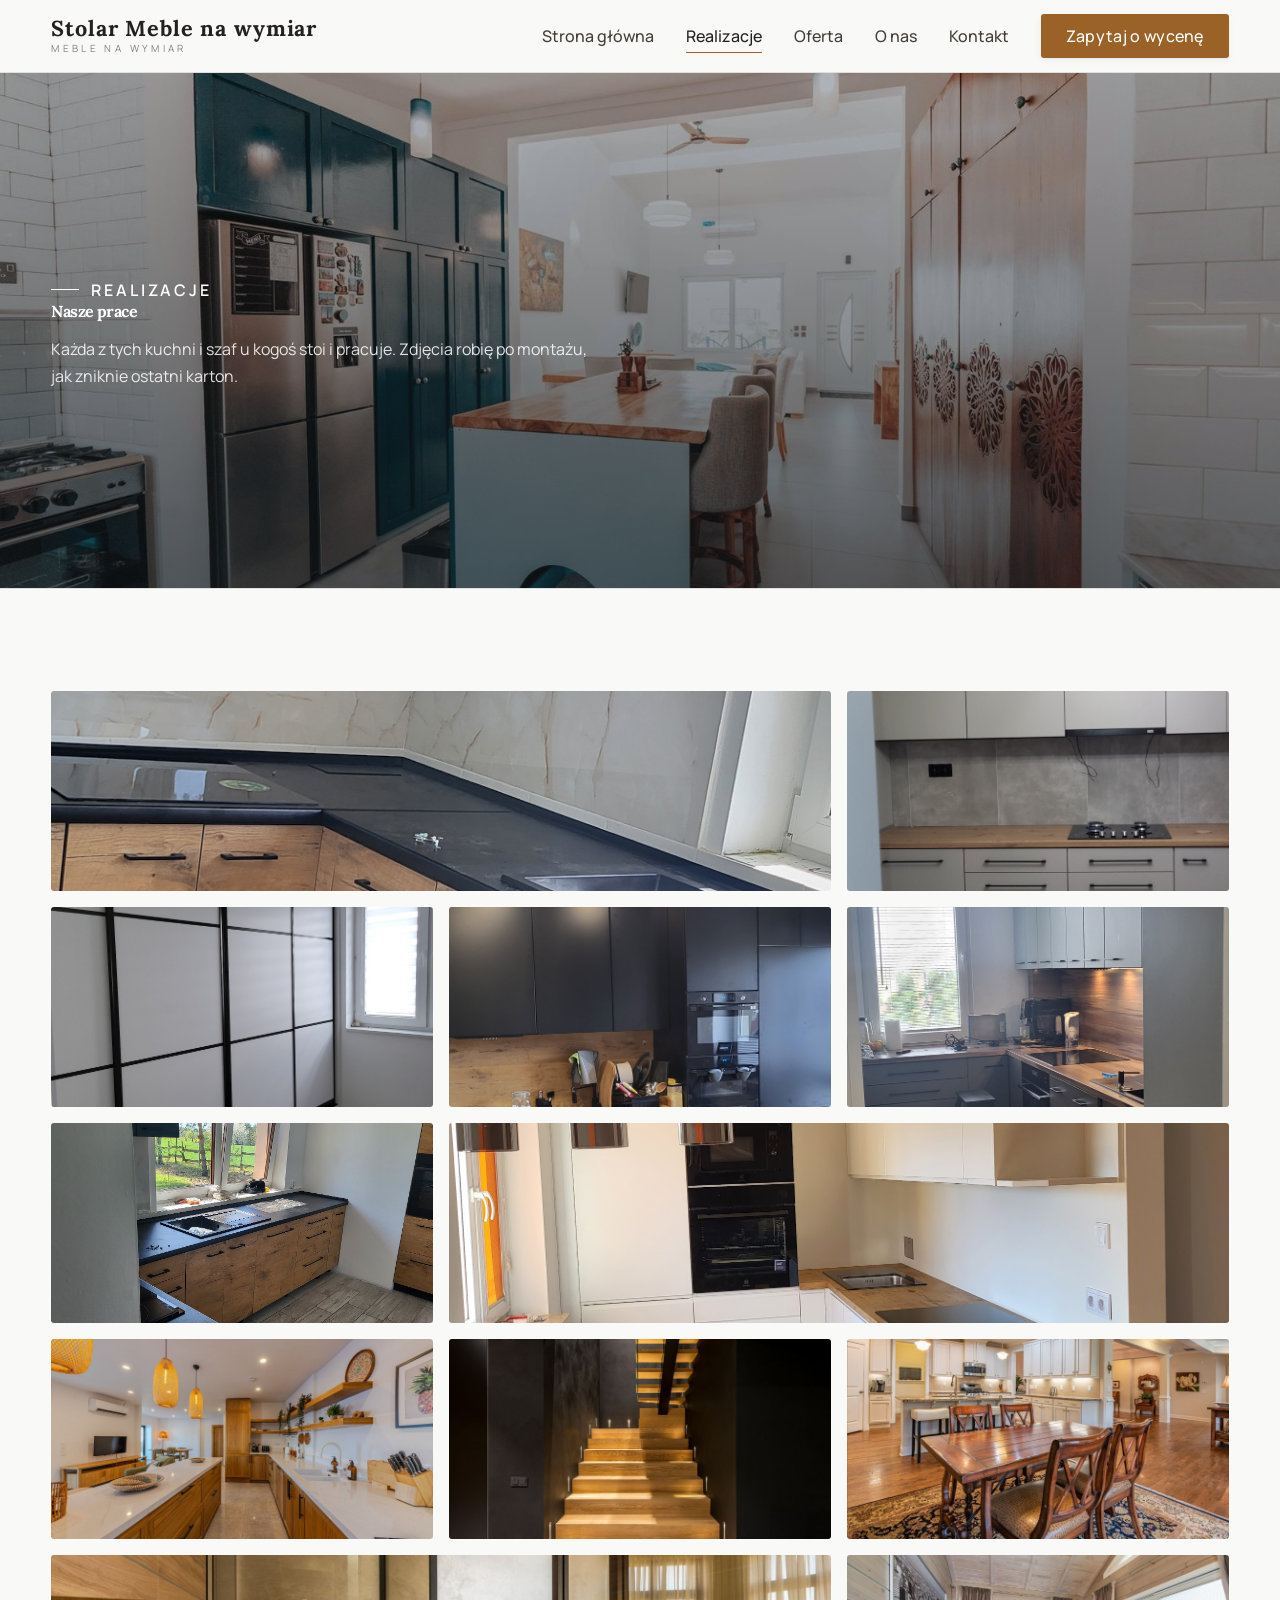
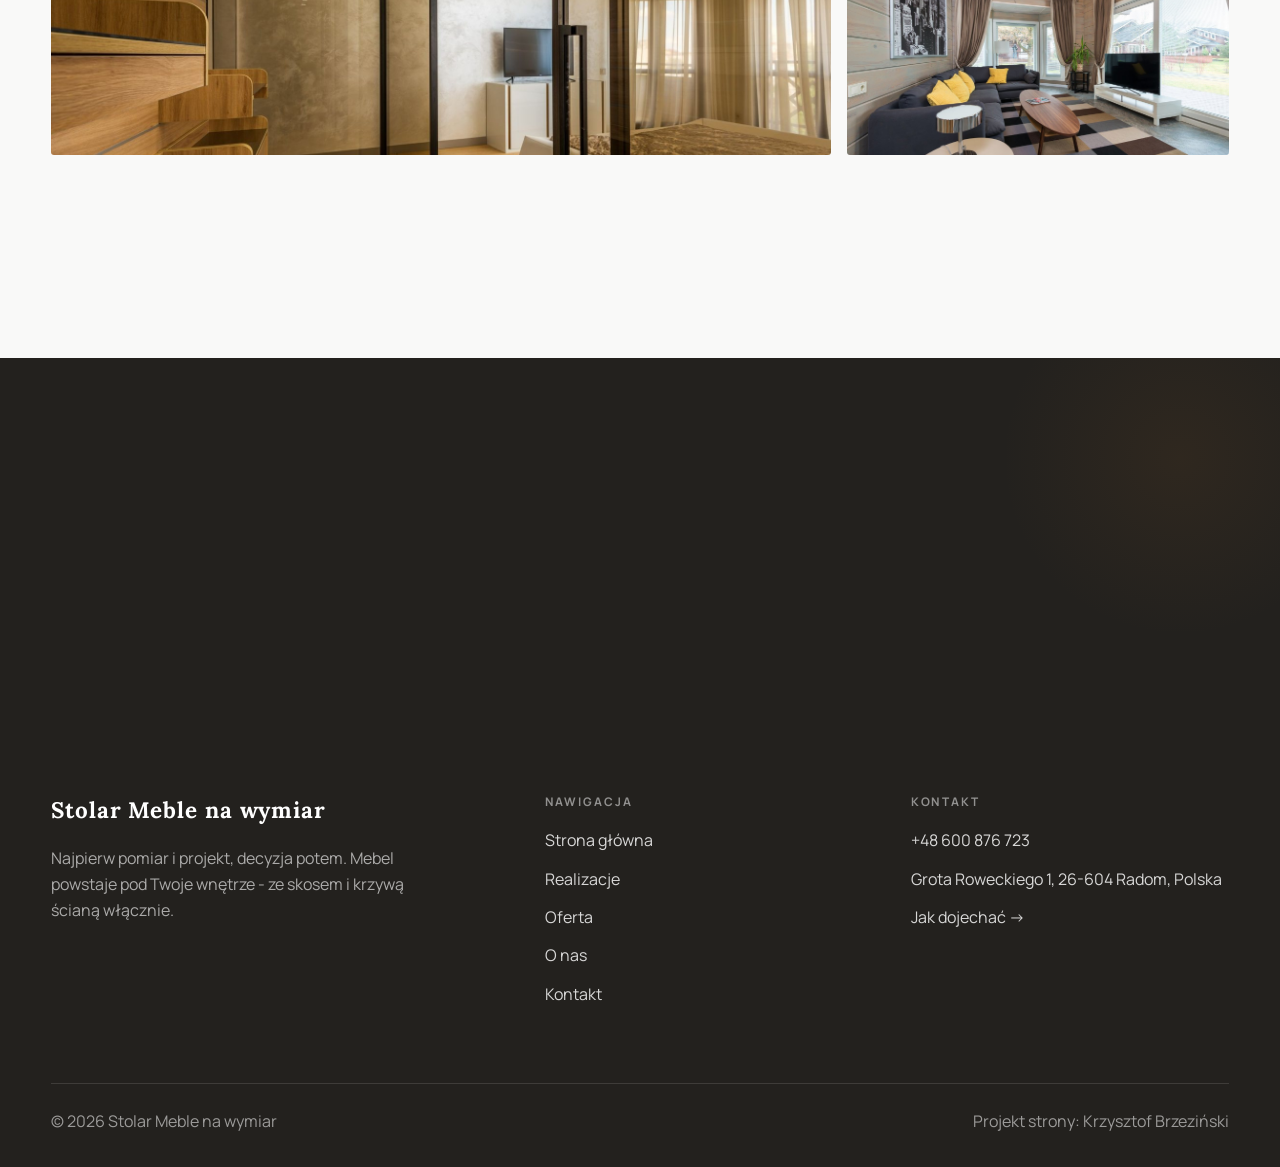
<file: realizacje.html>
<!DOCTYPE html>
<html lang="pl">
<head>
<meta charset="UTF-8">
<meta name="viewport" content="width=device-width, initial-scale=1.0">
<title>Realizacje - Stolar Meble na wymiar</title>
<meta name="description" content="Realizacje Stolar Meble na wymiar: Kuchnia na wymiar, Szafa wnękowa, Garderoba, Zabudowa pod skosem, Blat z litego drewna">
<link rel="preconnect" href="https://fonts.googleapis.com">
<link rel="preconnect" href="https://fonts.gstatic.com" crossorigin>
<link href="https://fonts.googleapis.com/css2?family=Lora:wght@500;600;700&family=Manrope:wght@400;500;600&display=swap" rel="stylesheet">
<link rel="stylesheet" href="assets/styles.css">
</head>
<body>

<header class="nav">
  <div class="wrap nav-inner">
    <a class="brand" href="index.html"><span class="name">Stolar Meble na wymiar</span><span class="sub">Meble na wymiar</span></a>
    <nav class="nav-links">
      <a href="index.html">Strona główna</a>
      <a href="realizacje.html" class="active">Realizacje</a>
      <a href="oferta.html">Oferta</a>
      <a href="o-nas.html">O nas</a>
      <a href="kontakt.html">Kontakt</a>
      <a href="kontakt.html" class="btn btn-accent">Zapytaj o wycenę</a>
    </nav>
    <button class="nav-toggle" aria-label="Menu"><span></span><span></span><span></span></button>
  </div>
</header>

<section class="pagehead">
  <img src="img/g12.jpg" alt="Stolar Meble na wymiar - Nasze prace">
  <div class="wrap">
    <span class="eyebrow">Realizacje</span>
    <h1>Nasze prace</h1>
    <p>Każda z tych kuchni i szaf u kogoś stoi i pracuje. Zdjęcia robię po montażu, jak zniknie ostatni karton.</p>
  </div>
</section>
<section>
  <div class="wrap">
    <div class="gallery">
      <div class="tile t-two3 reveal"><img src="img/g1.jpg" alt="Kuchnia na wymiar" loading="lazy"><div class="cap">Kuchnia na wymiar</div></div>
      <div class="tile t-third reveal"><img src="img/g2.jpg" alt="Szafa wnękowa" loading="lazy"><div class="cap">Szafa wnękowa</div></div>
      <div class="tile t-third reveal"><img src="img/g3.jpg" alt="Garderoba" loading="lazy"><div class="cap">Garderoba</div></div>
      <div class="tile t-third reveal"><img src="img/g4.jpg" alt="Zabudowa pod skosem" loading="lazy"><div class="cap">Zabudowa pod skosem</div></div>
      <div class="tile t-third reveal"><img src="img/g5.jpg" alt="Blat z litego drewna" loading="lazy"><div class="cap">Blat z litego drewna</div></div>
      <div class="tile t-third reveal"><img src="img/g6.jpg" alt="Mebel po montażu" loading="lazy"><div class="cap">Mebel po montażu</div></div>
      <div class="tile t-two3 reveal"><img src="img/about.jpg" alt="Stolar Meble na wymiar" loading="lazy"></div>
      <div class="tile t-third reveal"><img src="img/g8.jpg" alt="Stolar Meble na wymiar" loading="lazy"></div>
      <div class="tile t-third reveal"><img src="img/g9.jpg" alt="Stolar Meble na wymiar" loading="lazy"></div>
      <div class="tile t-third reveal"><img src="img/g10.jpg" alt="Stolar Meble na wymiar" loading="lazy"></div>
      <div class="tile t-two3 reveal"><img src="img/g11.jpg" alt="Stolar Meble na wymiar" loading="lazy"></div>
      <div class="tile t-third reveal"><img src="img/g13.jpg" alt="Stolar Meble na wymiar" loading="lazy"></div>
    </div>
    <p class="muted reveal" style="margin-top:var(--space-7);font-size:var(--text-sm);max-width:62ch">Zdjęcia poglądowe. Nasze realizacje z okolicy chętnie pokażemy na miejscu przy wycenie.</p>
  </div>
</section>
<section class="cta">
  <div class="wrap">
    <div class="reveal">
      <span class="eyebrow">Współpraca</span>
      <h2>Spodobały Ci się nasze prace?</h2>
      <p>Opowiedz, co trzeba zrobić - przygotujemy wycenę dopasowaną do potrzeb.</p>
    </div>
    <div class="cta-actions reveal">
      <a href="kontakt.html" class="btn btn-light">Zapytaj o wycenę <span class="arr">→</span></a>
      <a href="tel:+48600876723" class="btn btn-ghost" style="color:#fff;border-color:rgba(255,255,255,.3)">+48 600 876 723</a>
    </div>
  </div>
</section>

<footer>
  <div class="wrap">
    <div class="foot-grid">
      <div class="foot-brand">
        <div class="name">Stolar Meble na wymiar</div>
        <p>Najpierw pomiar i projekt, decyzja potem. Mebel powstaje pod Twoje wnętrze - ze skosem i krzywą ścianą włącznie.</p>
      </div>
      <div class="foot-col">
        <h4>Nawigacja</h4>
        <a href="index.html">Strona główna</a>
        <a href="realizacje.html">Realizacje</a>
        <a href="oferta.html">Oferta</a>
        <a href="o-nas.html">O nas</a>
        <a href="kontakt.html">Kontakt</a>
      </div>
      <div class="foot-col">
        <h4>Kontakt</h4>
        <a href="tel:+48600876723">+48 600 876 723</a>
        <p>Grota Roweckiego 1, 26-604 Radom, Polska</p>
        <a href="https://maps.google.com/?cid=2272865386281722440&g_mp=CiVnb29nbGUubWFwcy5wbGFjZXMudjEuUGxhY2VzLkdldFBsYWNlEAIYBCAA" target="_blank" rel="noopener">Jak dojechać →</a>
      </div>
    </div>
    <div class="foot-bot">
      <span>© 2026 Stolar Meble na wymiar</span>
      <span>Projekt strony: Krzysztof Brzeziński</span>
    </div>
  </div>
</footer>


<script src="assets/main.js"></script>
</body>
</html>
</file>
<file: assets/styles.css>
/* ============================================================
   STOLBASZ — premium, architektoniczny B2B fit-out
   Jasna paleta, zero brązu. System wg premium-web-craft.
   Projekt strony: Krzysztof Brzeziński
   ============================================================ */

:root{
  /* PALETA — jasna, architektoniczna, chłodna */
  --paper:#F3F1EC;          /* główne tło */
  --paper-2:#E6E3DB;        /* sekcje alternatywne (chłodny jasny szary) */
  --paper-3:#E6E3DB;        /* delikatne wypełnienia */
  --ink:#23211E;            /* tekst główny — chłodny grafit */
  --ink-soft:#43403A;       /* nagłówki drugorzędne */
  --muted:#87837A;          /* tekst poboczny */
  --line:rgba(35,33,30,.12);/* hairline */
  --accent:#8A6B3C;         /* stonowany petrol-slate — jedyny akcent */
  --accent-d:#6E5430;
  --accent-soft:rgba(138,107,60,.10);
  --dark:#23211E;           /* sekcje ciemne (stopka/CTA) */

  /* ODSTĘPY — skala 4/8 */
  --space-1:4px; --space-2:8px; --space-3:12px; --space-4:16px; --space-5:24px;
  --space-6:32px; --space-7:48px; --space-8:64px; --space-9:96px; --space-10:128px;

  /* TYPOGRAFIA — fluid clamp() */
  --text-sm:clamp(.82rem,.8rem+.1vw,.9rem);
  --text-base:clamp(1rem,.97rem+.15vw,1.1rem);
  --text-lg:clamp(1.12rem,1.05rem+.3vw,1.3rem);
  --text-h3:clamp(1.2rem,1.1rem+.5vw,1.5rem);
  --text-h2:clamp(1.9rem,1.5rem+1.9vw,2.8rem);
  --text-h1:clamp(2.6rem,1.9rem+3.6vw,4.6rem);

  /* PROMIENIE — architektoniczne, raczej ostre */
  --r-sm:3px; --r-md:6px; --r-lg:10px;

  /* RUCH */
  --ease:cubic-bezier(.25,.46,.45,.94); --dur:.24s;

  /* CIENIE — miękkie, warstwowe */
  --sh-sm:0 1px 2px rgba(16,24,32,.04), 0 2px 8px rgba(16,24,32,.05);
  --sh-md:0 2px 6px rgba(16,24,32,.05), 0 12px 28px -8px rgba(16,24,32,.12);
  --sh-lg:0 6px 14px rgba(16,24,32,.07), 0 26px 56px -18px rgba(16,24,32,.22);

  --hairline:1px solid var(--line);

  --font-display:'Lora',serif;
  --font-body:'Manrope',sans-serif;
}

*{box-sizing:border-box;margin:0;padding:0}
html{scroll-behavior:smooth}
body{
  font-family:var(--font-body);
  font-size:var(--text-base);
  line-height:1.65;
  color:var(--ink);
  background:var(--paper);
  -webkit-font-smoothing:antialiased;
  text-rendering:optimizeLegibility;
}
img{max-width:100%;display:block}
a{color:inherit;text-decoration:none}

.wrap{width:min(92%,1180px);margin-inline:auto}
section{padding-block:clamp(52px,6.5vw,96px)}

h1,h2,h3{font-family:var(--font-display);font-weight:700;line-height:1.08;letter-spacing:-.02em;color:var(--ink)}
h1{font-size:var(--text-h1);letter-spacing:-.035em}
h2{font-size:var(--text-h2);letter-spacing:-.025em}
h3{font-size:var(--text-h3)}
p{max-width:65ch}

.eyebrow{
  font-family:var(--font-body);
  font-size:var(--text-sm);
  font-weight:600;
  letter-spacing:.18em;
  text-transform:uppercase;
  color:var(--accent);
  display:inline-flex;align-items:center;gap:var(--space-3);
}
.eyebrow::before{content:"";width:28px;height:1px;background:var(--accent);display:inline-block}

.muted{color:var(--muted)}
.lead{font-size:var(--text-lg);line-height:1.55;color:var(--ink-soft);max-width:50ch}

/* ---------- BUTTONS ---------- */
.btn{
  display:inline-flex;align-items:center;gap:var(--space-2);
  font-weight:600;font-size:var(--text-sm);letter-spacing:.02em;
  padding:var(--space-4) var(--space-6);
  border-radius:var(--r-sm);
  transition:transform var(--dur) var(--ease),box-shadow var(--dur) var(--ease),background var(--dur) var(--ease);
  cursor:pointer;border:1px solid transparent;
}
.btn-accent{background:var(--accent);color:#fff;box-shadow:var(--sh-sm)}
.btn-accent:hover{background:var(--accent-d);transform:translateY(-2px);box-shadow:var(--sh-md)}
.btn-accent:active{transform:translateY(0);box-shadow:var(--sh-sm)}
.btn-ghost{background:transparent;color:var(--ink);border-color:var(--line)}
.btn-ghost:hover{border-color:var(--accent);color:var(--accent);transform:translateY(-2px)}
.btn-light{background:#fff;color:var(--ink);box-shadow:var(--sh-sm)}
.btn-light:hover{transform:translateY(-2px);box-shadow:var(--sh-md)}
.btn .arr{transition:transform var(--dur) var(--ease)}
.btn:hover .arr{transform:translateX(4px)}

/* ---------- NAV ---------- */
.nav{
  position:sticky;top:0;z-index:50;
  background:color-mix(in srgb,var(--paper) 88%,transparent);
  backdrop-filter:saturate(140%) blur(10px);
  border-bottom:var(--hairline);
}
.nav-inner{display:flex;align-items:center;justify-content:space-between;height:72px}
.brand{display:flex;flex-direction:column;line-height:1}
.brand .name{font-family:var(--font-display);font-weight:800;font-size:1.35rem;letter-spacing:.04em}
.brand .sub{font-size:.62rem;letter-spacing:.34em;text-transform:uppercase;color:var(--muted);margin-top:5px}
.nav-links{display:flex;align-items:center;gap:var(--space-6)}
.nav-links a{font-size:var(--text-sm);font-weight:500;color:var(--ink-soft);position:relative;padding-block:4px;transition:color var(--dur) var(--ease)}
.nav-links a::after{content:"";position:absolute;left:0;bottom:0;width:0;height:1.5px;background:var(--accent);transition:width var(--dur) var(--ease)}
.nav-links a:hover,.nav-links a.active{color:var(--ink)}
.nav-links a:hover::after,.nav-links a.active::after{width:100%}
.nav-links .btn{padding:var(--space-2) var(--space-5)}
/* przyciski w nav: właściwy kolor (przebij .nav-links a) + bez podkreślenia */
.nav-links a.btn-accent{color:#fff}
.nav-links a.btn-ghost,.nav-links a.btn-light{color:var(--ink)}
.nav-links a.btn::after{display:none}
.nav-toggle{display:none;background:none;border:none;cursor:pointer;flex-direction:column;gap:5px;padding:8px}
.nav-toggle span{width:24px;height:2px;background:var(--ink);transition:var(--dur)}

/* ---------- HERO (split) ---------- */
.hero{position:relative;overflow:hidden;border-bottom:var(--hairline)}
.hero-grid{display:grid;grid-template-columns:1.05fr .95fr;gap:clamp(24px,4vw,60px);align-items:center;
  padding-block:clamp(36px,4.5vw,64px)}
.hero-copy .eyebrow{margin-bottom:var(--space-5)}
.hero-copy h1{margin-bottom:var(--space-5)}
.hero-copy .lead{margin-bottom:var(--space-7)}
.hero-actions{display:flex;flex-wrap:wrap;gap:var(--space-4)}
.hero-art{position:relative;aspect-ratio:4/3;border-radius:var(--r-lg);overflow:hidden;box-shadow:var(--sh-lg)}
.hero-art img{width:100%;height:100%;object-fit:cover}
.hero-art::after{content:"";position:absolute;inset:0;background:linear-gradient(180deg,transparent 55%,rgba(18,24,28,.28))}
.hero-badge{position:absolute;left:var(--space-5);bottom:var(--space-5);z-index:2;
  background:rgba(252,252,251,.94);backdrop-filter:blur(4px);
  border-radius:var(--r-md);padding:var(--space-4) var(--space-5);box-shadow:var(--sh-md);max-width:78%}
.hero-badge strong{display:block;font-family:var(--font-display);font-size:1rem;letter-spacing:-.01em}
.hero-badge span{font-size:var(--text-sm);color:var(--muted)}

/* ---------- HERO duży / kinowy (strona główna) ---------- */
.hero-cine{position:relative;min-height:clamp(560px,82vh,840px);min-height:clamp(560px,82svh,840px);display:flex;align-items:center;overflow:hidden;border-bottom:var(--hairline)}
.hero-cine>img{position:absolute;inset:0;width:100%;height:100%;object-fit:cover;z-index:0}
.hero-cine::after{content:"";position:absolute;inset:0;z-index:1;
  background:linear-gradient(95deg,rgba(13,18,23,.86) 0%,rgba(13,18,23,.64) 32%,rgba(13,18,23,.24) 62%,rgba(13,18,23,.04) 100%)}
.hero-cine .wrap{position:relative;z-index:2;padding-block:var(--space-8)}
.hero-cine .hero-copy{max-width:660px}
.hero-cine .eyebrow{color:#fff;margin-bottom:var(--space-5)}
.hero-cine .eyebrow::before{background:#fff}
.hero-cine h1{color:#fff;margin-bottom:var(--space-5);font-size:clamp(2.9rem,2rem+4.4vw,5.2rem)}
.hero-cine .lead{color:rgba(255,255,255,.92);max-width:48ch;margin-bottom:var(--space-7)}
.hero-cine .hero-actions{display:flex;flex-wrap:wrap;gap:var(--space-4)}
@media(max-width:680px){
  .hero-cine{min-height:clamp(520px,76vh,640px);min-height:clamp(520px,76svh,640px);align-items:flex-end}
  .hero-cine::after{background:linear-gradient(0deg,rgba(13,18,23,.9) 6%,rgba(13,18,23,.45) 55%,rgba(13,18,23,.25) 100%)}
  .hero-cine .wrap{padding-bottom:var(--space-9)}
}

/* full-bleed hero variant (podstrony) */
.pagehead{position:relative;min-height:46vh;min-height:46svh;display:flex;align-items:flex-end;overflow:hidden;border-bottom:var(--hairline)}
.pagehead img{position:absolute;inset:0;width:100%;height:100%;object-fit:cover}
.pagehead::after{content:"";position:absolute;inset:0;background:linear-gradient(180deg,rgba(18,24,28,.25),rgba(18,24,28,.62))}
.pagehead .wrap{position:relative;z-index:2;padding-block:var(--space-9);color:#fff}
.pagehead h1{color:#fff;max-width:18ch}
.pagehead .eyebrow{color:#fff}
.pagehead .eyebrow::before{background:#fff}
.pagehead p{color:rgba(255,255,255,.86);margin-top:var(--space-4);max-width:54ch}

/* ---------- STRIP (pasek skrótów / liczby) ---------- */
.strip{background:var(--dark);color:#fff}
.strip .wrap{display:grid;grid-template-columns:repeat(4,1fr);gap:var(--space-6);padding-block:var(--space-8)}
.strip .item .k{font-family:var(--font-display);font-size:clamp(1.6rem,1.2rem+1.4vw,2.4rem);font-weight:800;letter-spacing:-.02em;color:#fff}
.strip .item .v{font-size:var(--text-sm);color:rgba(255,255,255,.66);margin-top:var(--space-2);line-height:1.45}
.strip .item{border-left:2px solid var(--accent);padding-left:var(--space-5)}

/* ---------- SECTION HEAD ---------- */
.head{max-width:48rem;margin-bottom:var(--space-8)}
.head.center{margin-inline:auto;text-align:center}
.head .eyebrow{margin-bottom:var(--space-4)}
.head h2{margin-bottom:var(--space-4)}
.head p{color:var(--muted);font-size:var(--text-lg);line-height:1.55}
.head.center p{margin-inline:auto}

/* ---------- INTRO SPLIT ---------- */
.split{display:grid;grid-template-columns:.92fr 1.08fr;gap:clamp(28px,5vw,80px);align-items:center}
.split.rev{grid-template-columns:1.08fr .92fr}
.split.rev .split-art{order:-1}
.split-art{position:relative;aspect-ratio:5/4;border-radius:var(--r-lg);overflow:hidden;box-shadow:var(--sh-lg)}
.split-art img{width:100%;height:100%;object-fit:cover}
.split-copy h2{margin-bottom:var(--space-5)}
.split-copy p+p{margin-top:var(--space-4)}
.split-copy .btn{margin-top:var(--space-6)}

/* ---------- SERVICES (zakres) ---------- */
.svc-grid{display:grid;grid-template-columns:repeat(auto-fit,minmax(280px,1fr));gap:var(--space-5)}
.svc{background:#fff;border:var(--hairline);border-radius:var(--r-md);padding:var(--space-7) var(--space-6);
  transition:transform var(--dur) var(--ease),box-shadow var(--dur) var(--ease),border-color var(--dur) var(--ease);
  position:relative;overflow:hidden}
.svc::before{content:"";position:absolute;left:0;top:0;width:3px;height:0;background:var(--accent);transition:height var(--dur) var(--ease)}
.svc:hover{transform:translateY(-4px);box-shadow:var(--sh-md);border-color:transparent}
.svc:hover::before{height:100%}
.svc .ic{font-family:var(--font-display);font-size:.8rem;font-weight:700;letter-spacing:.12em;color:var(--accent);margin-bottom:var(--space-4)}
.svc h3{margin-bottom:var(--space-3);font-size:1.22rem}
.svc p{color:var(--muted);font-size:var(--text-base);line-height:1.6}

/* big detailed service rows */
.svc-row{display:grid;grid-template-columns:.8fr 1.2fr;gap:clamp(20px,4vw,60px);align-items:center;padding-block:var(--space-8)}
.svc-row+.svc-row{border-top:var(--hairline)}
.svc-row.rev{grid-template-columns:1.2fr .8fr}
.svc-row.rev .svc-row-art{order:-1}
.svc-row-art{aspect-ratio:4/3;border-radius:var(--r-md);overflow:hidden;box-shadow:var(--sh-md)}
.svc-row-art img{width:100%;height:100%;object-fit:cover}
.svc-row h3{font-size:1.5rem;margin-bottom:var(--space-4)}
.svc-row .num{font-family:var(--font-display);font-size:.85rem;font-weight:700;letter-spacing:.14em;color:var(--accent);display:block;margin-bottom:var(--space-3)}
.svc-row ul{list-style:none;margin-top:var(--space-4);display:flex;flex-direction:column;gap:var(--space-2)}
.svc-row li{position:relative;padding-left:var(--space-5);color:var(--muted);font-size:var(--text-base)}
.svc-row li::before{content:"";position:absolute;left:0;top:.62em;width:8px;height:1px;background:var(--accent)}

/* ---------- GALLERY (realizacje) ---------- */
.gallery{display:grid;grid-template-columns:repeat(12,1fr);gap:var(--space-4);grid-auto-rows:200px}
/* GALERIA MASONRY — pionowe zdjęcia (portrety beauty/wellness) bez przycinania: kolumny, height auto */
.gallery-masonry{column-count:3;column-gap:var(--space-4)}
@media(max-width:900px){.gallery-masonry{column-count:2}}
@media(max-width:560px){.gallery-masonry{column-count:1}}
.gallery-masonry .m-tile{break-inside:avoid;margin:0 0 var(--space-4);padding:0;position:relative;overflow:hidden;border-radius:var(--r-md);border:1px solid var(--line)}
.gallery-masonry .m-tile img{width:100%;height:auto;display:block}
.gallery-masonry .m-tile .cap{position:absolute;left:0;right:0;bottom:0;padding:var(--space-4);color:#fff;background:linear-gradient(0deg,rgba(0,0,0,.55),transparent);font-size:var(--text-sm)}
.gallery-masonry .m-tile .cap small{display:block;font-weight:400;opacity:.78;letter-spacing:.04em;text-transform:uppercase;font-size:.66rem;margin-top:3px}
.tile{position:relative;overflow:hidden;border-radius:var(--r-md);box-shadow:var(--sh-sm);
  transition:transform var(--dur) var(--ease),box-shadow var(--dur) var(--ease)}
.tile img{width:100%;height:100%;object-fit:cover;transition:transform .6s var(--ease)}
.tile:hover{box-shadow:var(--sh-md)}
.tile:hover img{transform:scale(1.05)}
.tile .cap{position:absolute;left:0;right:0;bottom:0;padding:var(--space-5) var(--space-4) var(--space-4);
  background:linear-gradient(transparent,rgba(18,24,28,.78));color:#fff;
  font-size:var(--text-sm);font-weight:600;letter-spacing:.01em;
  opacity:0;transform:translateY(8px);transition:var(--dur) var(--ease)}
.tile:hover .cap{opacity:1;transform:translateY(0)}
.tile .cap small{display:block;font-weight:400;opacity:.78;letter-spacing:.04em;text-transform:uppercase;font-size:.66rem;margin-top:3px}
/* bento spans */
.t-wide{grid-column:span 6}
.t-tall{grid-column:span 6;grid-row:span 2}
.t-std{grid-column:span 6}
.t-third{grid-column:span 4}
.t-two3{grid-column:span 8}

/* ---------- TRUST / WIARYGODNOŚĆ ---------- */
.trust{background:var(--paper-2)}
.trust-grid{display:grid;grid-template-columns:repeat(auto-fit,minmax(240px,1fr));gap:var(--space-5);margin-top:var(--space-7)}
.trust-card{background:#fff;border-radius:var(--r-md);padding:var(--space-7) var(--space-6);box-shadow:var(--sh-sm);border-top:3px solid var(--accent)}
.trust-card .big{font-family:var(--font-display);font-size:clamp(1.8rem,1.3rem+1.6vw,2.6rem);font-weight:800;letter-spacing:-.02em;color:var(--ink);line-height:1}
.trust-card h3{font-size:1.12rem;margin:var(--space-3) 0 var(--space-2)}
.trust-card p{color:var(--muted);font-size:var(--text-base);line-height:1.55}

/* ---------- CTA band ---------- */
.cta{background:var(--dark);color:#fff;position:relative;overflow:hidden}
.cta .wrap{display:grid;grid-template-columns:1.4fr .6fr;gap:var(--space-7);align-items:center;position:relative;z-index:2}
.cta h2{color:#fff;max-width:20ch}
.cta p{color:rgba(255,255,255,.74);margin-top:var(--space-4)}
.cta-actions{display:flex;flex-direction:column;gap:var(--space-3);align-items:flex-start}
.cta::before{content:"";position:absolute;right:-80px;top:-80px;width:360px;height:360px;border-radius:50%;
  background:radial-gradient(circle,var(--accent-soft),transparent 70%)}

/* ---------- CONTACT ---------- */
.contact-grid{display:grid;grid-template-columns:.85fr 1.15fr;gap:clamp(28px,4vw,56px);align-items:start}
.info-list{display:flex;flex-direction:column;gap:var(--space-2)}
.info-row{display:flex;gap:var(--space-4);align-items:flex-start;padding-block:var(--space-4);border-bottom:var(--hairline)}
.info-row .ic{flex:none;width:42px;height:42px;display:grid;place-items:center;border-radius:50%;
  background:var(--accent-soft);color:var(--accent);font-size:1.05rem}
.info-row .lbl{font-size:.72rem;letter-spacing:.14em;text-transform:uppercase;color:var(--muted)}
.info-row .val{font-weight:600;font-size:var(--text-base);margin-top:2px}
.info-row a.val:hover{color:var(--accent)}
.map{border:none;border-radius:var(--r-lg);box-shadow:var(--sh-md);width:100%;height:100%;min-height:380px;filter:grayscale(.2) contrast(1.02)}
.form{background:#fff;border:var(--hairline);border-radius:var(--r-lg);padding:clamp(24px,3vw,40px);box-shadow:var(--sh-sm)}
.form .fld{margin-bottom:var(--space-5)}
.form label{display:block;font-size:var(--text-sm);font-weight:600;margin-bottom:var(--space-2)}
.form input,.form textarea{width:100%;font-family:inherit;font-size:var(--text-base);color:var(--ink);
  padding:var(--space-4);border:var(--hairline);border-radius:var(--r-sm);background:var(--paper);transition:border-color var(--dur)}
.form input:focus,.form textarea:focus{outline:none;border-color:var(--accent);background:#fff}
.form textarea{resize:vertical;min-height:120px}
.form .note{font-size:var(--text-sm);color:var(--muted);margin-top:var(--space-3)}

/* ---------- FOOTER ---------- */
footer{background:var(--dark);color:#fff;padding-block:var(--space-9) var(--space-6)}
.foot-grid{display:grid;grid-template-columns:1.4fr 1fr 1fr;gap:var(--space-7);margin-bottom:var(--space-8)}
.foot-brand .name{font-family:var(--font-display);font-weight:800;font-size:1.4rem;letter-spacing:.04em}
.foot-brand p{color:rgba(255,255,255,.62);margin-top:var(--space-4);font-size:var(--text-base);max-width:38ch}
.foot-col h4{font-size:.74rem;letter-spacing:.16em;text-transform:uppercase;color:rgba(255,255,255,.5);margin-bottom:var(--space-4)}
.foot-col a,.foot-col p{display:block;color:rgba(255,255,255,.82);font-size:var(--text-base);margin-bottom:var(--space-3)}
.foot-col a:hover{color:#fff}
.foot-bot{border-top:1px solid rgba(255,255,255,.12);padding-top:var(--space-5);display:flex;justify-content:space-between;flex-wrap:wrap;gap:var(--space-3);
  font-size:var(--text-sm);color:rgba(255,255,255,.55)}
.foot-bot a:hover{color:#fff}

/* ---------- REVEAL ---------- */
.reveal{opacity:0;transform:translateY(22px);transition:opacity .6s var(--ease),transform .6s var(--ease)}
.reveal.in{opacity:1;transform:none}

/* ---------- RESPONSIVE ---------- */
@media(max-width:920px){
  .hero-grid,.split,.split.rev,.svc-row,.svc-row.rev,.cta .wrap,.contact-grid,.foot-grid{grid-template-columns:1fr}
  .split.rev .split-art,.svc-row.rev .svc-row-art{order:0}
  .hero-art{aspect-ratio:16/10;max-height:420px}
  .strip .wrap{grid-template-columns:repeat(2,1fr);gap:var(--space-7)}
  .gallery{grid-auto-rows:180px}
  .t-wide,.t-tall,.t-std,.t-third,.t-two3{grid-column:span 6}
  .t-tall{grid-row:span 1}
  .cta-actions{flex-direction:row;flex-wrap:wrap}
  .foot-grid{gap:var(--space-6)}
}
@media(max-width:680px){
  .nav-links{position:fixed;inset:72px 0 auto 0;background:var(--paper);flex-direction:column;align-items:stretch;
    gap:0;padding:var(--space-4) 6%;border-bottom:var(--hairline);box-shadow:var(--sh-md);
    transform:translateY(-120%);transition:transform var(--dur) var(--ease)}
  .nav-links.open{transform:translateY(0)}
  .nav-links a{padding-block:var(--space-4);border-bottom:var(--hairline)}
  .nav-links .btn{margin-top:var(--space-3);justify-content:center}
  .nav-toggle{display:flex}
  .strip .wrap{grid-template-columns:1fr}
  .gallery{grid-template-columns:repeat(6,1fr)}
  .foot-grid{grid-template-columns:1fr}
}
@media(prefers-reduced-motion:reduce){
  *{animation-duration:.01ms!important;transition:none!important}
  .reveal{opacity:1!important;transform:none!important}
  html{scroll-behavior:auto}
}

/* ============================================================
   PREMIUM LAYER — destylat deep-researchu branż (anty-AI, spokój).
   Zmienne STOLBASZ (--accent/--ink/--paper/--line/--dark). Ruch ledwo
   zauważalny, krzywa cubic-bezier(.16,.84,.44,1); prefers-reduced-motion
   pokryte blanketem wyżej. Karty hairline zamiast cieni = #1 sygnał „nie-AI".
   ============================================================ */

/* więcej oddechu między sekcjami (liderzy: 110-130px) */
section{padding-block:clamp(64px,8vw,128px)}

/* 1) Aksamitny reveal — dłuższa, miękka krzywa zamiast „skoku" */
.reveal{transition:opacity .9s cubic-bezier(.16,.84,.44,1),transform .9s cubic-bezier(.16,.84,.44,1);will-change:opacity,transform}
/* stagger TYLKO w galerii (tam pozycja = porządek dzieci) */
.gallery .reveal:nth-child(2){transition-delay:.07s}
.gallery .reveal:nth-child(3){transition-delay:.14s}
.gallery .reveal:nth-child(4){transition-delay:.21s}
.gallery .reveal:nth-child(5){transition-delay:.28s}
.gallery .reveal:nth-child(6){transition-delay:.35s}

/* 2) Hero STATYCZNY na .hero-cine — Ken Burns CAŁKIEM WYŁĄCZONY 26.06 (3. zgłoszenie Szymona).
   GENEZA: animowanie scale na <img> hero z teksturami (cegły/framugi) re-samplinguje obraz
   klatka po klatce → na części ekranów drobne drganie/shimmer = „heroshot się trzęsie".
   translateY usunięto wcześniej, scale-only + will-change/GPU NIE wystarczyły do GWARANCJI gładkości.
   Krzysztof zażądał pewności („make sure, że błąd się nie pojawi") > efekt. Zero animacji = 0% drgania.
   Delikatny zoom zostaje TYLKO w pełnoekranowych hero gastro/studio (hg-bg/hs-bg — tło, inny
   mechanizm, chwalone, nigdy nie zgłaszane). NIE wracać do KB na .hero-cine bez realnego testu
   na sprzęcie klienta — to ryzyko regresji „trzęsienia”. */
/* BEZPIECZNY "wow" na hero = jednorazowy FADE-IN (opacity), nie zoom.
   opacity nie dotyka bitmapy → gładkie na KAŻDYM zdjęciu/ekranie/GPU, zero ryzyka migotania.
   Geometryczny ruch (scale/translate) na .hero-cine jest ZAKAZANY (bramka pilnuje). */
@keyframes heroFade{from{opacity:0}to{opacity:1}}
.hero-cine>img{transform:none;animation:heroFade 1.1s ease-out both}

/* 3) Akcentowy hairline pod nagłówkiem sekcji, który „rysuje się" przy wejściu */
.head h2{position:relative;padding-bottom:18px}
.head h2::after{content:"";position:absolute;left:0;bottom:0;height:1px;width:0;background:var(--accent);transition:width 1s cubic-bezier(.16,.84,.44,1) .15s}
.head.center h2::after{left:50%;transform:translateX(-50%)}
.head.reveal.in h2::after,.head.center.reveal.in h2::after{width:54px}

/* 4) Karty HAIRLINE zamiast cieni/zaokrągleń (najmocniejszy anty-AI detal) */
.svc{background:transparent;border:1px solid var(--line);border-radius:var(--r-sm);box-shadow:none}
.svc:hover{box-shadow:none;border-color:var(--accent);transform:translateY(-3px)}
.trust-card{background:transparent;box-shadow:none;border:1px solid var(--line);border-top:2px solid var(--accent);border-radius:var(--r-sm)}
.tile{box-shadow:none;border-radius:var(--r-sm)}
.tile:hover{box-shadow:none}

/* 5) Sticky-nav kondensuje się po przewinięciu (sygnał dopracowania) */
.nav{transition:box-shadow .4s ease,background .4s ease}
.nav.is-stuck{box-shadow:0 1px 0 var(--line),0 14px 30px -24px rgba(0,0,0,.45)}
.nav-inner{transition:height .35s var(--ease)}
.nav.is-stuck .nav-inner{height:60px}

/* 6) MANIFESTO — pełnoekranowy cytat-bohater (zastępuje generyczne „Dlaczego my") */
.manifesto{background:var(--paper-2);text-align:center}
.manifesto .wrap{max-width:60rem}
.manifesto p{font-family:var(--font-display);font-style:italic;font-size:clamp(1.6rem,1rem+2.4vw,2.8rem);line-height:1.32;color:var(--ink-soft);margin-inline:auto;max-width:26ch;position:relative;padding-top:var(--space-8)}
.manifesto p::before{content:"";position:absolute;top:0;left:50%;transform:translateX(-50%);width:54px;height:1px;background:var(--accent)}
.manifesto p span{color:var(--accent);font-style:italic}

/* 7) GATEWAYS — 3 duże bramy-zdjęcia (zamiast paska menu usług) */
.gateways{display:grid;grid-template-columns:repeat(3,1fr);gap:var(--space-4)}
.gateway{position:relative;aspect-ratio:3/4;overflow:hidden;border-radius:var(--r-sm);display:block}
.gateway img{width:100%;height:100%;object-fit:cover;transition:transform .8s var(--ease),filter .5s var(--ease)}
.gateway::after{content:"";position:absolute;inset:0;background:linear-gradient(180deg,transparent 38%,rgba(18,24,28,.74))}
.gateway:hover img{transform:scale(1.05);filter:brightness(1.05)}
.gateway .g-ttl{position:absolute;left:0;right:0;bottom:0;z-index:2;padding:var(--space-6) var(--space-5);color:#fff;font-family:var(--font-display);font-size:1.45rem;letter-spacing:-.01em;line-height:1.15}
.gateway .g-ttl small{display:block;font-family:var(--font-body);font-size:var(--text-sm);font-weight:400;opacity:.82;letter-spacing:.03em;margin-top:5px}
@media(max-width:760px){.gateways{grid-template-columns:1fr}.gateway{aspect-ratio:16/10}}

/* 8) LOGO klienta w nagłówku (gdy podane --logo) */
/* 52px domyślnie (feedback Bartka 06.07.2026: 40px ginęło, uwaga padła 3x; ~56px sprawdzone na żywym demie anna-borowiec-makeup) */
.brand-logo{height:64px;width:auto;max-width:300px;object-fit:contain;display:block}
.nav.is-stuck .brand-logo{height:52px}
@media(max-width:680px){.brand-logo{height:46px;max-width:210px}}

/* === auto-paleta ze zdjęć klienta (dopasowanie do estetyki socials) === */
:root{--accent:#9A6227;--accent-d:#754919;--accent-soft:rgba(154,98,39,0.10);--paper:#F9F9F8;--paper-2:#EFEEED;--paper-3:#E8E7E5;}
</file>
